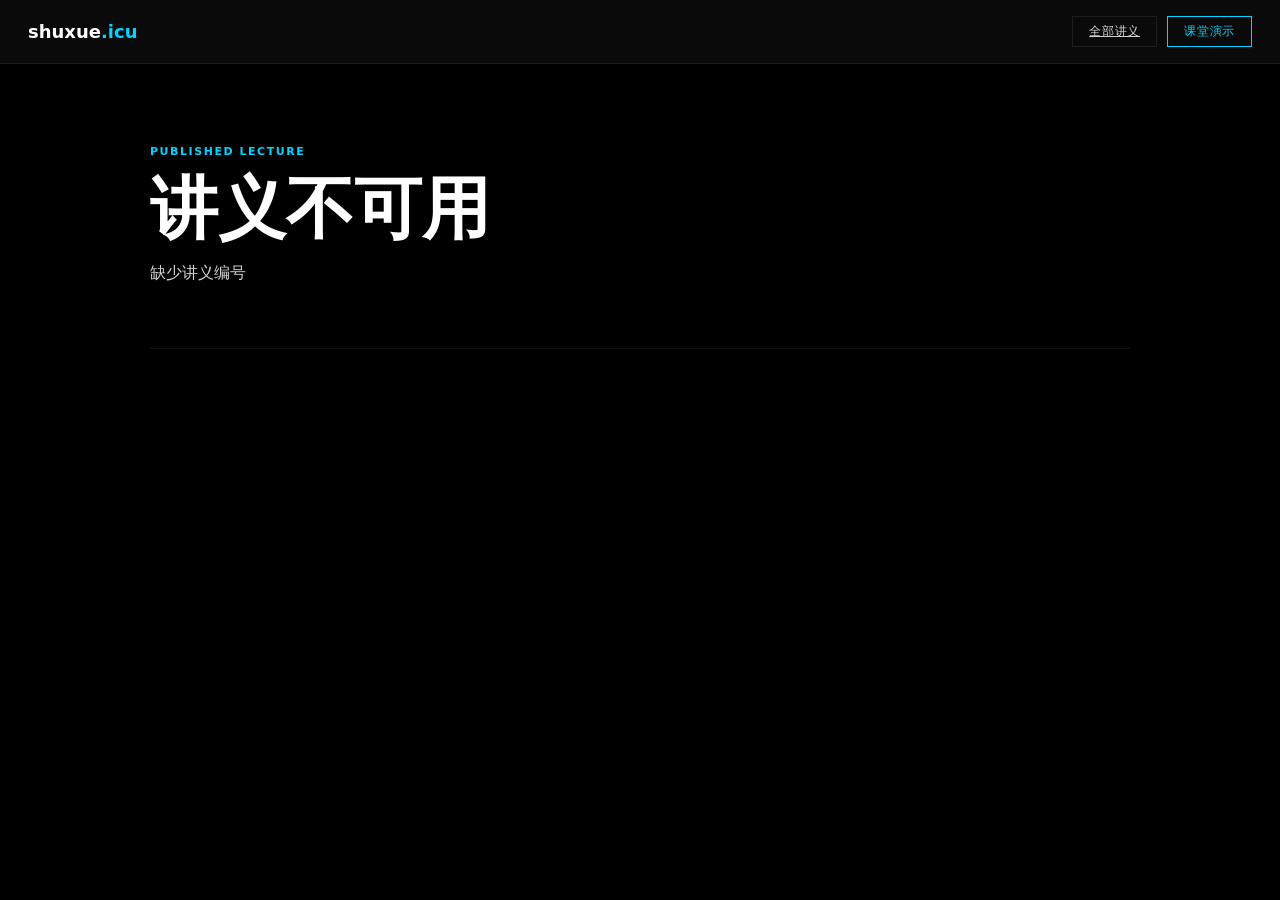
<file: website/lecture.html>
<!DOCTYPE html>
<html lang="zh-CN">
<head>
  <meta charset="UTF-8">
  <meta name="viewport" content="width=device-width, initial-scale=1.0">
  <title>讲义 · shuxue.icu</title>
  <link rel="stylesheet" href="vendor/katex.min.css">
  <link rel="stylesheet" href="css/style.css?v=20260724-prep-1">
  <link rel="stylesheet" href="css/lecture.css?v=20260724-prep-1">
  <script src="vendor/katex.min.js"></script>
</head>
<body class="lecture-page">
  <header class="lecture-site-header">
    <a class="lecture-brand" href="index.html">shuxue<span>.icu</span></a>
    <div class="lecture-header-links">
      <a class="btn-ghost" href="lectures.html">全部讲义</a>
      <button id="class-mode-button" class="btn-accent" type="button" disabled>课堂演示</button>
    </div>
  </header>
  <main class="lecture-shell">
    <section class="lecture-hero">
      <p id="lecture-course" class="lecture-eyebrow">PUBLISHED LECTURE</p>
      <h1 id="lecture-title">正在加载讲义…</h1>
      <p id="lecture-summary" class="lecture-summary"></p>
      <p id="lecture-meta" class="lecture-meta"></p>
    </section>
    <div id="lecture-document" class="lecture-document" aria-live="polite"></div>
  </main>

  <section id="lecture-stage" class="lecture-stage" hidden aria-label="课堂演示模式">
    <header class="lecture-stage-header">
      <strong id="stage-title">课堂演示</strong>
      <button id="stage-close" class="btn-ghost" type="button">退出演示</button>
    </header>
    <div id="stage-content" class="lecture-stage-content"></div>
    <footer class="lecture-stage-footer">
      <span id="stage-progress" class="lecture-stage-progress"></span>
      <div>
        <button id="stage-prev" class="btn-ghost" type="button">上一页</button>
        <button id="stage-reveal" class="btn-ghost" type="button">显示解答</button>
        <button id="stage-next" class="btn-accent" type="button">下一页</button>
      </div>
    </footer>
  </section>

  <script src="js/themes.js?v=20260724-prep-1"></script>
  <script src="js/lecture-renderer.js?v=20260724-prep-1"></script>
  <script src="js/lecture.js?v=20260724-prep-1"></script>
</body>
</html>
</file>
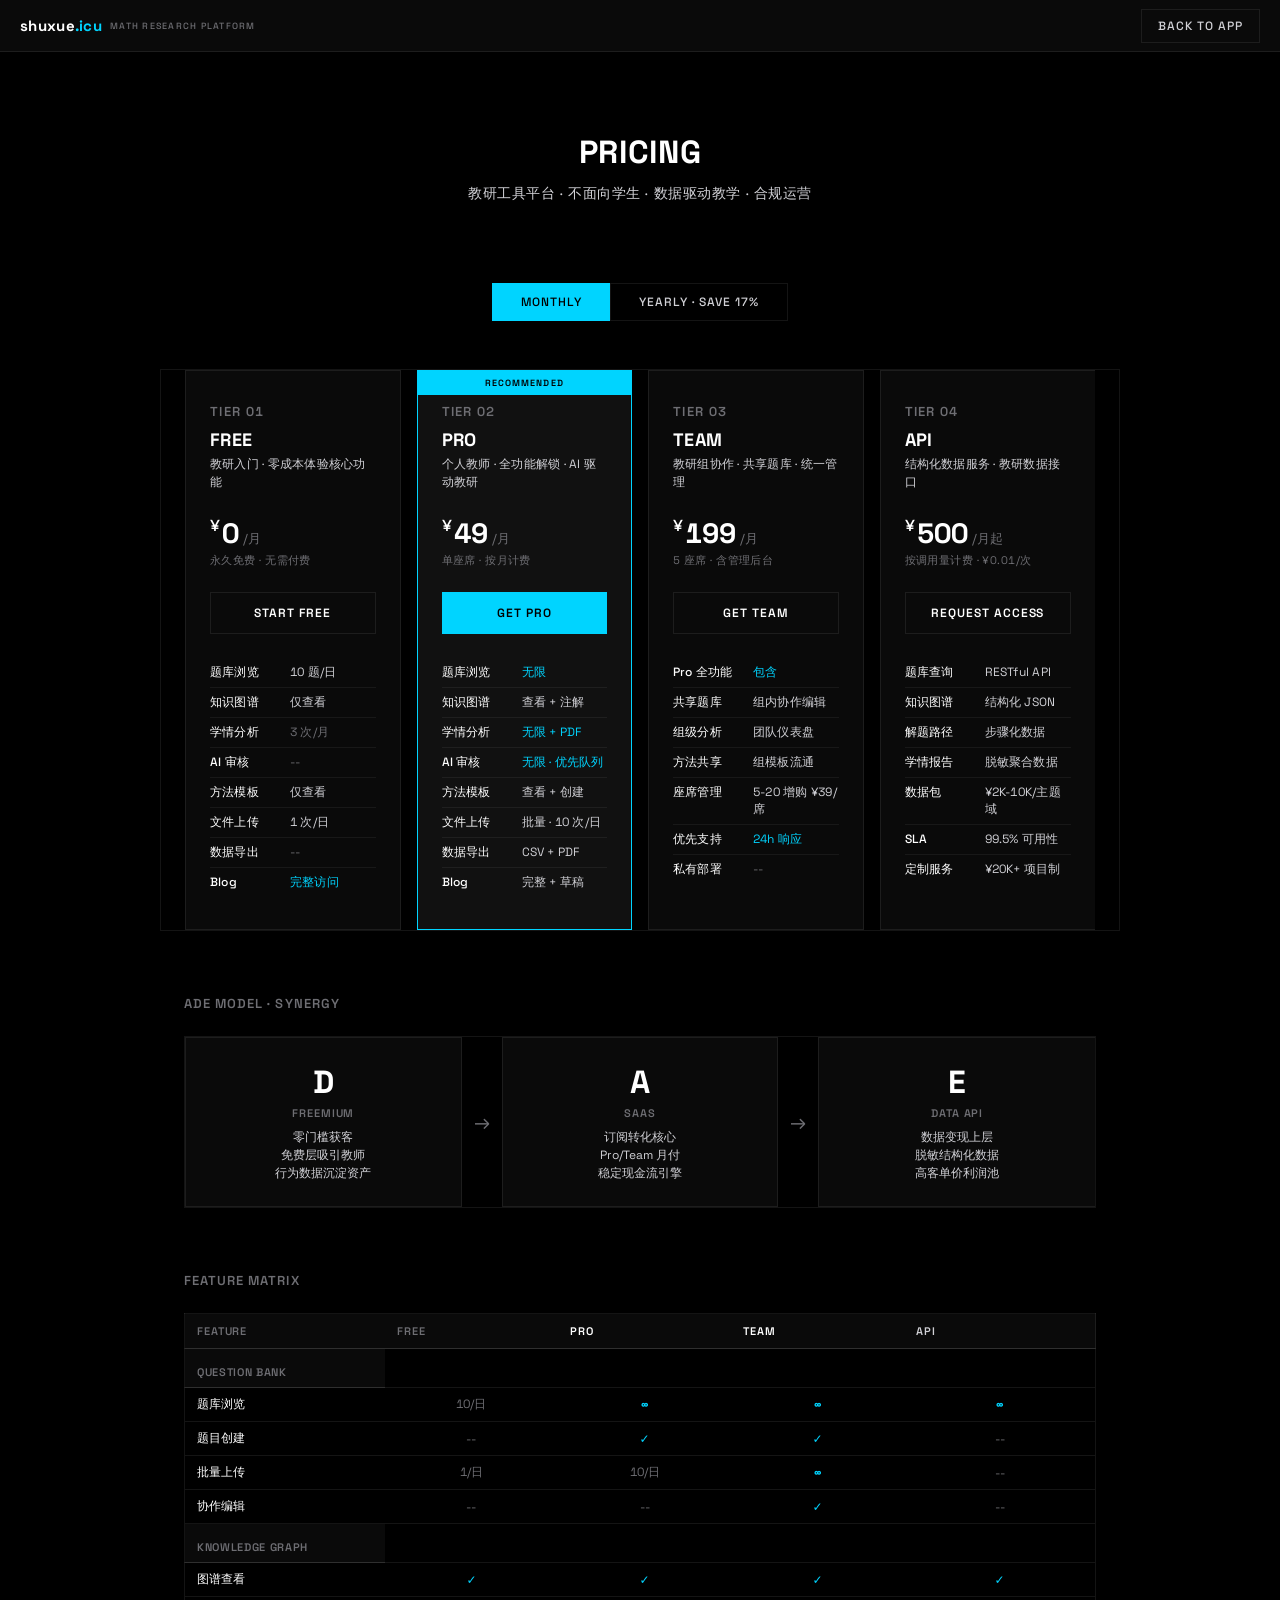
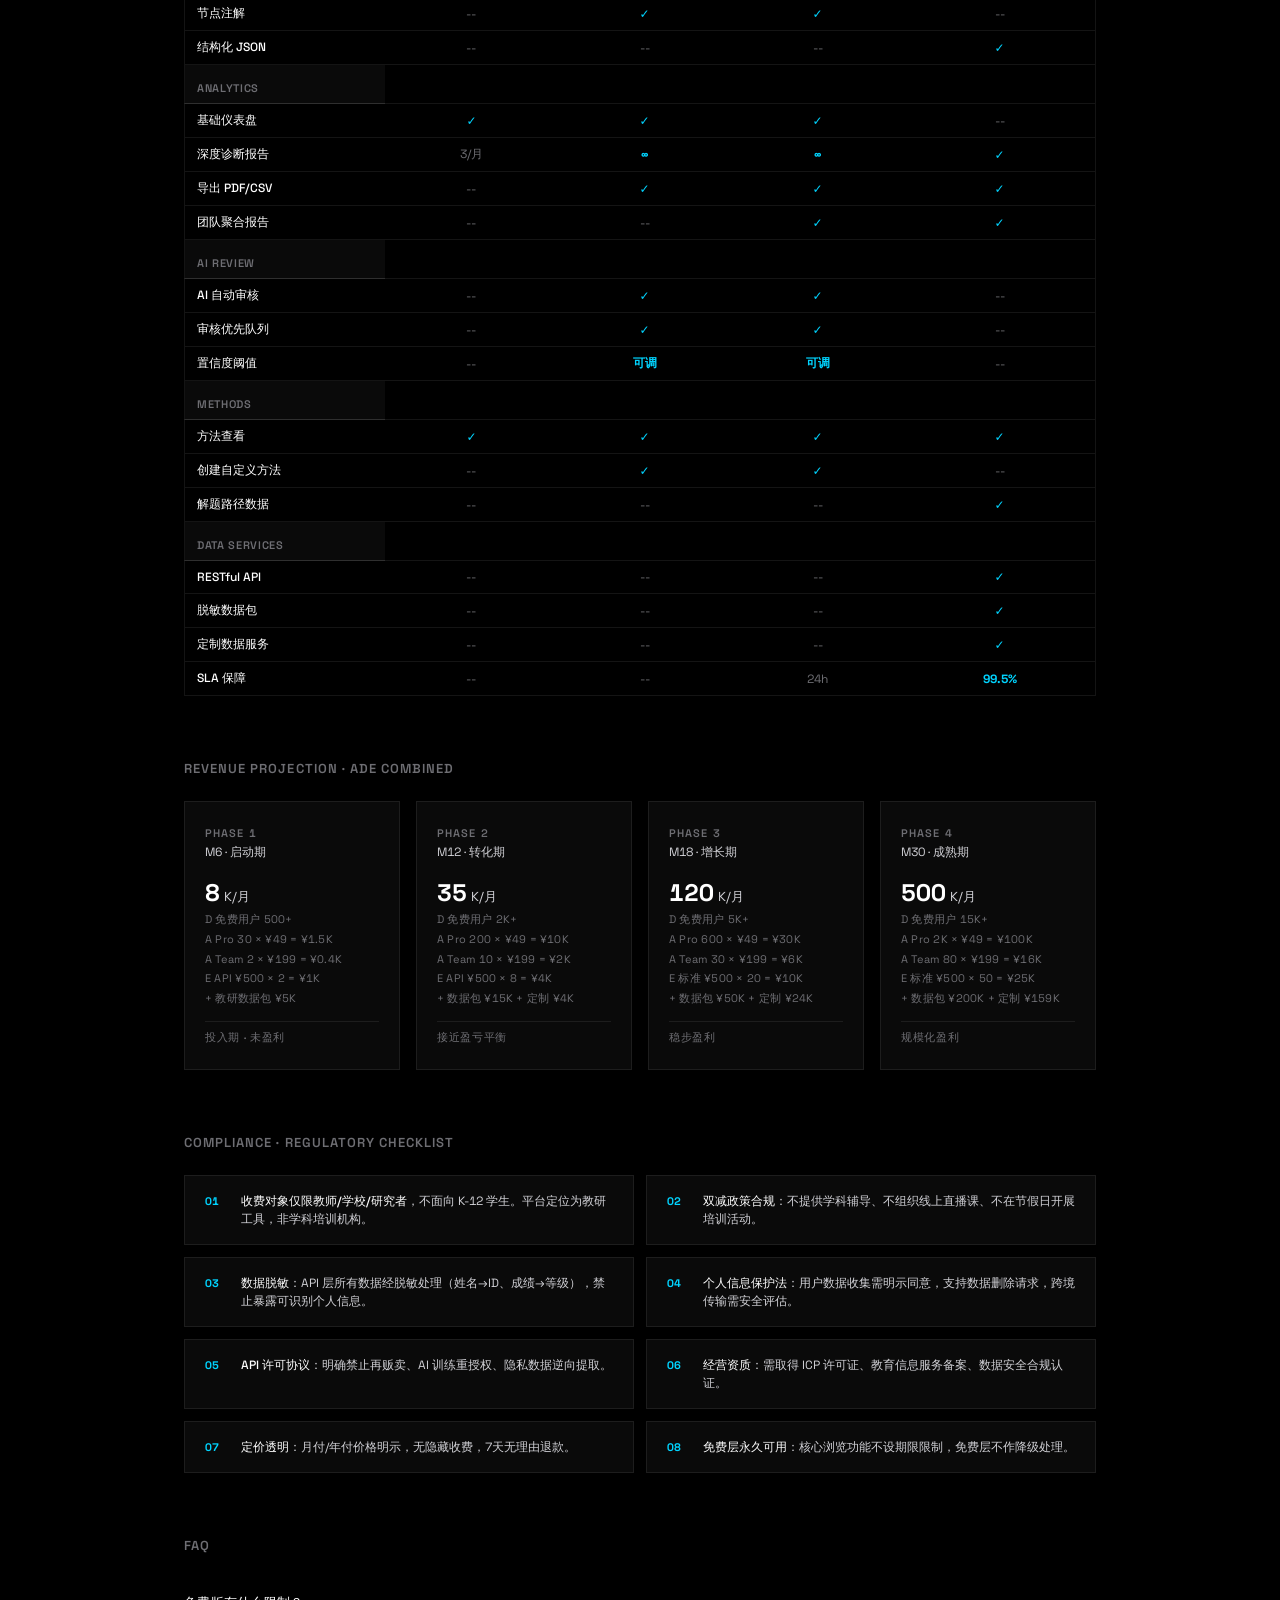
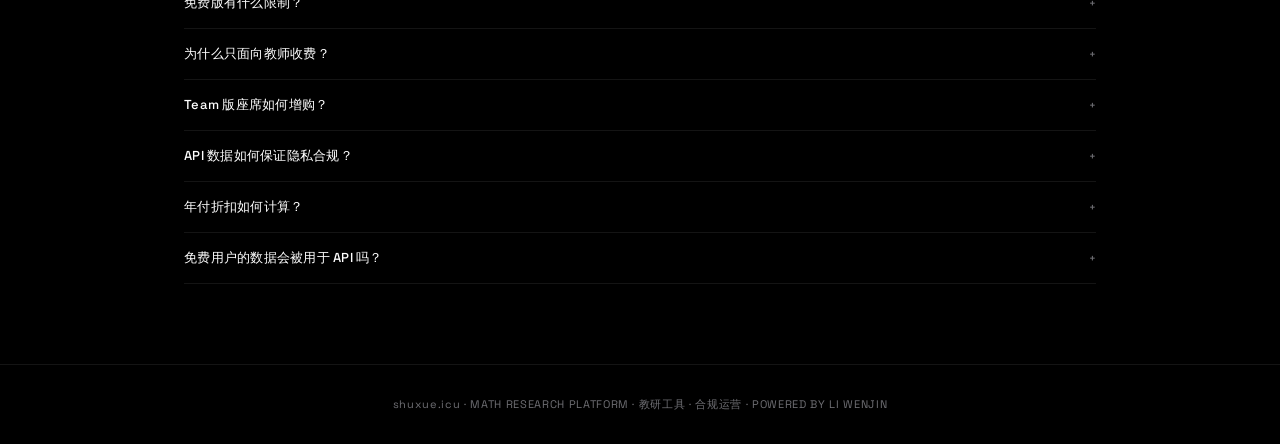
<file: website/pricing.html>
<!DOCTYPE html>
<html lang="zh-CN">
<head>
<meta charset="UTF-8">
<meta name="viewport" content="width=device-width,initial-scale=1.0">
<title>PRICING · shuxue.icu</title>
<link rel="preconnect" href="https://fonts.googleapis.com">
<link rel="preconnect" href="https://fonts.gstatic.com" crossorigin>
<link href="https://fonts.googleapis.com/css2?family=Space+Grotesk:wght@300;400;500;600;700&display=swap" rel="stylesheet">
<link rel="stylesheet" href="css/style.css?v=20260723-1">
<style>
/* --- Pricing Page Specific Styles --- */
.pricing-hero {
  text-align: center;
  padding: 80px 24px 48px;
}
.pricing-hero h2 {
  font-family: var(--font-display);
  font-size: 32px;
  font-weight: 700;
  letter-spacing: .02em;
  color: var(--tx-1);
  margin-bottom: 12px;
}
.pricing-hero p {
  font-family: var(--font-body);
  font-size: 14px;
  color: var(--tx-2);
  letter-spacing: .04em;
  max-width: 480px;
  margin: 0 auto;
}

/* --- Tier Tabs (切换月付/年付) --- */
.tier-toggle {
  display: flex;
  justify-content: center;
  gap: 0;
  margin: 32px auto 0;
}
.tier-toggle button {
  font-family: var(--font-display);
  font-size: 12px;
  font-weight: 500;
  letter-spacing: .08em;
  padding: 10px 28px;
  border: 1px solid var(--line);
  background: transparent;
  color: var(--tx-2);
  cursor: pointer;
  transition: var(--transition);
}
.tier-toggle button.active {
  background: var(--accent);
  color: var(--bg-0);
  border-color: var(--accent);
}
.tier-toggle button:first-child { border-right: none; }

/* --- Pricing Cards Grid --- */
.pricing-grid {
  display: grid;
  grid-template-columns: repeat(4, 1fr);
  gap: 16px;
  max-width: 960px;
  margin: 48px auto 0;
  padding: 0 24px;
}
.pricing-card {
  background: var(--bg-1);
  border: 1px solid var(--line);
  padding: 32px 24px;
  position: relative;
  transition: var(--transition);
}
.pricing-card:hover {
  border-color: var(--line-strong);
  background: var(--bg-2);
}
.pricing-card.featured {
  border-color: var(--accent);
  background: var(--bg-2);
}
.pricing-card.featured::before {
  content: "RECOMMENDED";
  position: absolute;
  top: 0;
  left: 0;
  right: 0;
  font-family: var(--font-display);
  font-size: 9px;
  font-weight: 600;
  letter-spacing: .12em;
  color: var(--bg-0);
  background: var(--accent);
  text-align: center;
  padding: 6px 0;
}
.pricing-card .tier-name {
  font-family: var(--font-display);
  font-size: 13px;
  font-weight: 600;
  letter-spacing: .1em;
  color: var(--tx-3);
  margin-bottom: 8px;
}
.pricing-card .tier-label {
  font-family: var(--font-display);
  font-size: 18px;
  font-weight: 700;
  letter-spacing: .02em;
  color: var(--tx-1);
  margin-bottom: 4px;
}
.pricing-card .tier-desc {
  font-family: var(--font-body);
  font-size: 12px;
  color: var(--tx-2);
  letter-spacing: .02em;
  margin-bottom: 24px;
  line-height: 1.5;
}
.pricing-card .tier-price {
  font-family: var(--font-display);
  font-size: 28px;
  font-weight: 700;
  color: var(--tx-1);
  margin-bottom: 2px;
}
.pricing-card .tier-price .currency {
  font-size: 16px;
  font-weight: 500;
  vertical-align: top;
  margin-right: 2px;
}
.pricing-card .tier-price .period {
  font-size: 13px;
  font-weight: 400;
  color: var(--tx-3);
  margin-left: 4px;
}
.pricing-card .tier-unit {
  font-family: var(--font-display);
  font-size: 11px;
  color: var(--tx-3);
  letter-spacing: .04em;
  margin-bottom: 24px;
}
.pricing-card .tier-cta {
  display: block;
  width: 100%;
  font-family: var(--font-display);
  font-size: 12px;
  font-weight: 600;
  letter-spacing: .08em;
  padding: 12px 0;
  border: 1px solid var(--line);
  background: transparent;
  color: var(--tx-1);
  cursor: pointer;
  text-align: center;
  transition: var(--transition);
  margin-bottom: 24px;
}
.pricing-card .tier-cta:hover {
  background: var(--accent);
  color: var(--bg-0);
  border-color: var(--accent);
}
.pricing-card.featured .tier-cta {
  background: var(--accent);
  color: var(--bg-0);
  border-color: var(--accent);
}
.pricing-card.featured .tier-cta:hover {
  background: transparent;
  color: var(--tx-1);
  border-color: var(--accent);
}
.pricing-card .feature-list {
  list-style: none;
  padding: 0;
}
.pricing-card .feature-list li {
  font-family: var(--font-body);
  font-size: 12px;
  color: var(--tx-2);
  letter-spacing: .02em;
  padding: 6px 0;
  border-bottom: 1px solid var(--line-dash);
  display: flex;
  align-items: baseline;
  gap: 8px;
}
.pricing-card .feature-list li:last-child { border-bottom: none; }
.pricing-card .feature-list li .feat-key {
  font-weight: 500;
  color: var(--tx-1);
  min-width: 72px;
}
.pricing-card .feature-list li .feat-val {
  color: var(--tx-2);
}
.pricing-card .feature-list li .feat-val.limit {
  color: var(--tx-3);
}
.pricing-card .feature-list li .feat-val.unlimited {
  color: var(--accent);
}

/* --- Feature Matrix --- */
.matrix-section {
  max-width: 960px;
  margin: 64px auto 0;
  padding: 0 24px;
}
.matrix-section h3 {
  font-family: var(--font-display);
  font-size: 13px;
  font-weight: 600;
  letter-spacing: .08em;
  color: var(--tx-3);
  margin-bottom: 24px;
}
.matrix-table {
  width: 100%;
  border-collapse: collapse;
  font-family: var(--font-body);
  font-size: 12px;
}
.matrix-table th {
  font-family: var(--font-display);
  font-size: 11px;
  font-weight: 600;
  letter-spacing: .08em;
  color: var(--tx-3);
  padding: 10px 12px;
  border-bottom: 1px solid var(--line-strong);
  text-align: left;
}
.matrix-table th.col-free { color: var(--tx-3); }
.matrix-table th.col-pro { color: var(--tx-1); }
.matrix-table th.col-team { color: var(--tx-1); }
.matrix-table th.col-api { color: var(--tx-2); }
.matrix-table td {
  padding: 8px 12px;
  border-bottom: 1px solid var(--line);
  color: var(--tx-2);
}
.matrix-table td.cat {
  font-family: var(--font-display);
  font-size: 11px;
  font-weight: 600;
  letter-spacing: .06em;
  color: var(--tx-3);
  border-bottom: 1px solid var(--line-strong);
  padding-top: 16px;
}
.matrix-table td.row-label {
  color: var(--tx-1);
  font-weight: 500;
}
.matrix-table td.check {
  color: var(--accent);
  text-align: center;
  font-weight: 700;
}
.matrix-table td.no {
  color: var(--tx-3);
  text-align: center;
}
.matrix-table td.limit-val {
  color: var(--tx-3);
  text-align: center;
}

/* --- Revenue Projection --- */
.revenue-section {
  max-width: 960px;
  margin: 64px auto 0;
  padding: 0 24px;
}
.revenue-section h3 {
  font-family: var(--font-display);
  font-size: 13px;
  font-weight: 600;
  letter-spacing: .08em;
  color: var(--tx-3);
  margin-bottom: 24px;
}
.revenue-grid {
  display: grid;
  grid-template-columns: repeat(4, 1fr);
  gap: 16px;
}
.revenue-card {
  background: var(--bg-1);
  border: 1px solid var(--line);
  padding: 24px 20px;
}
.revenue-card .rev-phase {
  font-family: var(--font-display);
  font-size: 11px;
  font-weight: 600;
  letter-spacing: .1em;
  color: var(--tx-3);
  margin-bottom: 4px;
}
.revenue-card .rev-month {
  font-family: var(--font-display);
  font-size: 12px;
  color: var(--tx-2);
  margin-bottom: 16px;
}
.revenue-card .rev-num {
  font-family: var(--font-display);
  font-size: 24px;
  font-weight: 700;
  color: var(--tx-1);
  margin-bottom: 2px;
}
.revenue-card .rev-num .rev-unit {
  font-size: 13px;
  font-weight: 400;
  color: var(--tx-2);
  margin-left: 4px;
}
.revenue-card .rev-breakdown {
  font-family: var(--font-body);
  font-size: 11px;
  color: var(--tx-3);
  line-height: 1.8;
  letter-spacing: .02em;
}
.revenue-card .rev-status {
  font-family: var(--font-display);
  font-size: 11px;
  font-weight: 500;
  letter-spacing: .06em;
  color: var(--tx-3);
  margin-top: 12px;
  padding-top: 8px;
  border-top: 1px solid var(--line);
}

/* --- ADE Logic --- */
.ade-section {
  max-width: 960px;
  margin: 64px auto 0;
  padding: 0 24px;
}
.ade-section h3 {
  font-family: var(--font-display);
  font-size: 13px;
  font-weight: 600;
  letter-spacing: .08em;
  color: var(--tx-3);
  margin-bottom: 24px;
}
.ade-flow {
  display: grid;
  grid-template-columns: 1fr auto 1fr auto 1fr;
  gap: 0;
  align-items: center;
}
.ade-block {
  background: var(--bg-1);
  border: 1px solid var(--line);
  padding: 24px 20px;
  text-align: center;
}
.ade-block .ade-letter {
  font-family: var(--font-display);
  font-size: 32px;
  font-weight: 700;
  color: var(--tx-1);
  margin-bottom: 4px;
}
.ade-block .ade-name {
  font-family: var(--font-display);
  font-size: 11px;
  font-weight: 600;
  letter-spacing: .08em;
  color: var(--tx-3);
  margin-bottom: 8px;
}
.ade-block .ade-role {
  font-family: var(--font-body);
  font-size: 12px;
  color: var(--tx-2);
  line-height: 1.5;
}
.ade-arrow {
  font-family: var(--font-display);
  font-size: 20px;
  color: var(--tx-3);
  padding: 0 12px;
}

/* --- Compliance Checklist --- */
.compliance-section {
  max-width: 960px;
  margin: 64px auto 0;
  padding: 0 24px;
}
.compliance-section h3 {
  font-family: var(--font-display);
  font-size: 13px;
  font-weight: 600;
  letter-spacing: .08em;
  color: var(--tx-3);
  margin-bottom: 24px;
}
.compliance-list {
  display: grid;
  grid-template-columns: repeat(2, 1fr);
  gap: 12px;
}
.compliance-item {
  background: var(--bg-1);
  border: 1px solid var(--line);
  padding: 16px 20px;
  display: flex;
  align-items: baseline;
  gap: 12px;
}
.compliance-item .comp-icon {
  font-family: var(--font-display);
  font-size: 11px;
  font-weight: 700;
  letter-spacing: .04em;
  color: var(--accent);
  min-width: 24px;
}
.compliance-item .comp-text {
  font-family: var(--font-body);
  font-size: 12px;
  color: var(--tx-2);
  line-height: 1.5;
}
.compliance-item .comp-text strong {
  color: var(--tx-1);
  font-weight: 500;
}

/* --- FAQ --- */
.faq-section {
  max-width: 960px;
  margin: 64px auto 0;
  padding: 0 24px 80px;
}
.faq-section h3 {
  font-family: var(--font-display);
  font-size: 13px;
  font-weight: 600;
  letter-spacing: .08em;
  color: var(--tx-3);
  margin-bottom: 24px;
}
.faq-item {
  border-bottom: 1px solid var(--line);
  padding: 16px 0;
}
.faq-item .faq-q {
  font-family: var(--font-display);
  font-size: 13px;
  font-weight: 500;
  color: var(--tx-1);
  letter-spacing: .02em;
  cursor: pointer;
  display: flex;
  justify-content: space-between;
  align-items: center;
}
.faq-item .faq-q .faq-toggle {
  font-size: 11px;
  color: var(--tx-3);
  transition: var(--transition);
}
.faq-item.open .faq-q .faq-toggle { transform: rotate(45deg); }
.faq-item .faq-a {
  font-family: var(--font-body);
  font-size: 12px;
  color: var(--tx-2);
  line-height: 1.8;
  max-height: 0;
  overflow: hidden;
  transition: max-height .3s ease;
}
.faq-item.open .faq-a {
  max-height: 300px;
  margin-top: 12px;
}

/* --- Footer --- */
.pricing-footer {
  text-align: center;
  padding: 32px 24px;
  border-top: 1px solid var(--line);
}
.pricing-footer p {
  font-family: var(--font-display);
  font-size: 11px;
  color: var(--tx-3);
  letter-spacing: .06em;
}
</style>
</head>
<body>

<!-- Navbar -->
<nav class="navbar">
  <div class="nav-brand" aria-label="选择网站配色">
    <div class="nav-title">
      <h1>shuxue<span class="proto">.icu</span></h1>
    </div>
    <span class="nav-subtitle">MATH RESEARCH PLATFORM</span>
    <div class="brand-dropdown" id="brand-dropdown" aria-label="配色选项">
      <button class="brand-dropdown-item" data-theme="PKU" onclick="applyTheme('PKU')"><span class="brand-dropdown-dot" style="background:#B91C1C"></span><span>北大红 · PKU</span><span class="brand-dropdown-check">✓</span></button>
        <button class="brand-dropdown-item" data-theme="TSINGHUA" onclick="applyTheme('TSINGHUA')"><span class="brand-dropdown-dot" style="background:#7B2FA0"></span><span>清华紫 · TSINGHUA</span><span class="brand-dropdown-check">✓</span></button>
        <button class="brand-dropdown-item active" data-theme="CYAN" onclick="applyTheme('CYAN')"><span class="brand-dropdown-dot" style="background:#00d4ff"></span><span>赛博青 · CYAN</span><span class="brand-dropdown-check">✓</span></button>
    </div>
  </div>
  <a href="index.html" style="font-family:var(--font-display);font-size:12px;font-weight:500;letter-spacing:.08em;color:var(--tx-2);border:1px solid var(--line);padding:8px 16px;text-decoration:none;transition:var(--transition)">BACK TO APP</a>
</nav>

<!-- Hero -->
<section class="pricing-hero">
  <h2>PRICING</h2>
  <p>教研工具平台 · 不面向学生 · 数据驱动教学 · 合规运营</p>
</section>

<!-- Toggle -->
<div class="tier-toggle">
  <button class="active" onclick="switchBilling('monthly')">MONTHLY</button>
  <button onclick="switchBilling('yearly')">YEARLY · SAVE 17%</button>
</div>

<!-- Pricing Cards -->
<div class="pricing-grid">
  <!-- FREE -->
  <div class="pricing-card">
    <div class="tier-name">TIER 01</div>
    <div class="tier-label">FREE</div>
    <div class="tier-desc">教研入门 · 零成本体验核心功能</div>
    <div class="tier-price"><span class="currency">¥</span>0<span class="period">/月</span></div>
    <div class="tier-unit">永久免费 · 无需付费</div>
    <button class="tier-cta" onclick="showToast('免费版无需注册，直接使用')">START FREE</button>
    <ul class="feature-list">
      <li><span class="feat-key">题库浏览</span><span class="feat-val">10 题/日</span></li>
      <li><span class="feat-key">知识图谱</span><span class="feat-val">仅查看</span></li>
      <li><span class="feat-key">学情分析</span><span class="feat-val limit">3 次/月</span></li>
      <li><span class="feat-key">AI 审核</span><span class="feat-val limit">--</span></li>
      <li><span class="feat-key">方法模板</span><span class="feat-val">仅查看</span></li>
      <li><span class="feat-key">文件上传</span><span class="feat-val">1 次/日</span></li>
      <li><span class="feat-key">数据导出</span><span class="feat-val limit">--</span></li>
      <li><span class="feat-key">Blog</span><span class="feat-val unlimited">完整访问</span></li>
    </ul>
  </div>

  <!-- PRO (Featured) -->
  <div class="pricing-card featured">
    <div class="tier-name">TIER 02</div>
    <div class="tier-label">PRO</div>
    <div class="tier-desc">个人教师 · 全功能解锁 · AI 驱动教研</div>
    <div class="tier-price"><span class="currency">¥</span><span id="pro-price">49</span><span class="period" id="pro-period">/月</span></div>
    <div class="tier-unit" id="pro-unit">单座席 · 按月计费</div>
    <button class="tier-cta" onclick="showToast('Pro 版即将开放注册')">GET PRO</button>
    <ul class="feature-list">
      <li><span class="feat-key">题库浏览</span><span class="feat-val unlimited">无限</span></li>
      <li><span class="feat-key">知识图谱</span><span class="feat-val">查看 + 注解</span></li>
      <li><span class="feat-key">学情分析</span><span class="feat-val unlimited">无限 + PDF</span></li>
      <li><span class="feat-key">AI 审核</span><span class="feat-val unlimited">无限 · 优先队列</span></li>
      <li><span class="feat-key">方法模板</span><span class="feat-val">查看 + 创建</span></li>
      <li><span class="feat-key">文件上传</span><span class="feat-val">批量 · 10 次/日</span></li>
      <li><span class="feat-key">数据导出</span><span class="feat-val">CSV + PDF</span></li>
      <li><span class="feat-key">Blog</span><span class="feat-val">完整 + 草稿</span></li>
    </ul>
  </div>

  <!-- TEAM -->
  <div class="pricing-card">
    <div class="tier-name">TIER 03</div>
    <div class="tier-label">TEAM</div>
    <div class="tier-desc">教研组协作 · 共享题库 · 统一管理</div>
    <div class="tier-price"><span class="currency">¥</span><span id="team-price">199</span><span class="period" id="team-period">/月</span></div>
    <div class="tier-unit" id="team-unit">5 座席 · 含管理后台</div>
    <button class="tier-cta" onclick="showToast('Team 版即将开放注册')">GET TEAM</button>
    <ul class="feature-list">
      <li><span class="feat-key">Pro 全功能</span><span class="feat-val unlimited">包含</span></li>
      <li><span class="feat-key">共享题库</span><span class="feat-val">组内协作编辑</span></li>
      <li><span class="feat-key">组级分析</span><span class="feat-val">团队仪表盘</span></li>
      <li><span class="feat-key">方法共享</span><span class="feat-val">组模板流通</span></li>
      <li><span class="feat-key">座席管理</span><span class="feat-val">5-20 增购 ¥39/席</span></li>
      <li><span class="feat-key">优先支持</span><span class="feat-val unlimited">24h 响应</span></li>
      <li><span class="feat-key">私有部署</span><span class="feat-val limit">--</span></li>
    </ul>
  </div>

  <!-- API -->
  <div class="pricing-card">
    <div class="tier-name">TIER 04</div>
    <div class="tier-label">API</div>
    <div class="tier-desc">结构化数据服务 · 教研数据接口</div>
    <div class="tier-price"><span class="currency">¥</span>500<span class="period">/月起</span></div>
    <div class="tier-unit">按调用量计费 · ¥0.01/次</div>
    <button class="tier-cta" onclick="showToast('API 服务需申请审核')">REQUEST ACCESS</button>
    <ul class="feature-list">
      <li><span class="feat-key">题库查询</span><span class="feat-val">RESTful API</span></li>
      <li><span class="feat-key">知识图谱</span><span class="feat-val">结构化 JSON</span></li>
      <li><span class="feat-key">解题路径</span><span class="feat-val">步骤化数据</span></li>
      <li><span class="feat-key">学情报告</span><span class="feat-val">脱敏聚合数据</span></li>
      <li><span class="feat-key">数据包</span><span class="feat-val">¥2K-10K/主题域</span></li>
      <li><span class="feat-key">SLA</span><span class="feat-val">99.5% 可用性</span></li>
      <li><span class="feat-key">定制服务</span><span class="feat-val">¥20K+ 项目制</span></li>
    </ul>
  </div>
</div>

<!-- ADE Synergy -->
<section class="ade-section">
  <h3>ADE MODEL · SYNERGY</h3>
  <div class="ade-flow">
    <div class="ade-block">
      <div class="ade-letter">D</div>
      <div class="ade-name">FREEMIUM</div>
      <div class="ade-role">零门槛获客<br>免费层吸引教师<br>行为数据沉淀资产</div>
    </div>
    <div class="ade-arrow">→</div>
    <div class="ade-block">
      <div class="ade-letter">A</div>
      <div class="ade-name">SAAS</div>
      <div class="ade-role">订阅转化核心<br>Pro/Team 月付<br>稳定现金流引擎</div>
    </div>
    <div class="ade-arrow">→</div>
    <div class="ade-block">
      <div class="ade-letter">E</div>
      <div class="ade-name">DATA API</div>
      <div class="ade-role">数据变现上层<br>脱敏结构化数据<br>高客单价利润池</div>
    </div>
  </div>
</section>

<!-- Feature Matrix -->
<section class="matrix-section">
  <h3>FEATURE MATRIX</h3>
  <table class="matrix-table">
    <thead>
      <tr>
        <th style="width:22%">FEATURE</th>
        <th class="col-free" style="width:19%">FREE</th>
        <th class="col-pro" style="width:19%">PRO</th>
        <th class="col-team" style="width:19%">TEAM</th>
        <th class="col-api" style="width:21%">API</th>
      </tr>
    </thead>
    <tbody>
      <tr><td class="cat">QUESTION BANK</td><td></td><td></td><td></td><td></td></tr>
      <tr><td class="row-label">题库浏览</td><td class="limit-val">10/日</td><td class="check">∞</td><td class="check">∞</td><td class="check">∞</td></tr>
      <tr><td class="row-label">题目创建</td><td class="no">--</td><td class="check">✓</td><td class="check">✓</td><td class="no">--</td></tr>
      <tr><td class="row-label">批量上传</td><td class="limit-val">1/日</td><td class="limit-val">10/日</td><td class="check">∞</td><td class="no">--</td></tr>
      <tr><td class="row-label">协作编辑</td><td class="no">--</td><td class="no">--</td><td class="check">✓</td><td class="no">--</td></tr>

      <tr><td class="cat">KNOWLEDGE GRAPH</td><td></td><td></td><td></td><td></td></tr>
      <tr><td class="row-label">图谱查看</td><td class="check">✓</td><td class="check">✓</td><td class="check">✓</td><td class="check">✓</td></tr>
      <tr><td class="row-label">节点注解</td><td class="no">--</td><td class="check">✓</td><td class="check">✓</td><td class="no">--</td></tr>
      <tr><td class="row-label">结构化 JSON</td><td class="no">--</td><td class="no">--</td><td class="no">--</td><td class="check">✓</td></tr>

      <tr><td class="cat">ANALYTICS</td><td></td><td></td><td></td><td></td></tr>
      <tr><td class="row-label">基础仪表盘</td><td class="check">✓</td><td class="check">✓</td><td class="check">✓</td><td class="no">--</td></tr>
      <tr><td class="row-label">深度诊断报告</td><td class="limit-val">3/月</td><td class="check">∞</td><td class="check">∞</td><td class="check">✓</td></tr>
      <tr><td class="row-label">导出 PDF/CSV</td><td class="no">--</td><td class="check">✓</td><td class="check">✓</td><td class="check">✓</td></tr>
      <tr><td class="row-label">团队聚合报告</td><td class="no">--</td><td class="no">--</td><td class="check">✓</td><td class="check">✓</td></tr>

      <tr><td class="cat">AI REVIEW</td><td></td><td></td><td></td><td></td></tr>
      <tr><td class="row-label">AI 自动审核</td><td class="no">--</td><td class="check">✓</td><td class="check">✓</td><td class="no">--</td></tr>
      <tr><td class="row-label">审核优先队列</td><td class="no">--</td><td class="check">✓</td><td class="check">✓</td><td class="no">--</td></tr>
      <tr><td class="row-label">置信度阈值</td><td class="no">--</td><td class="check">可调</td><td class="check">可调</td><td class="no">--</td></tr>

      <tr><td class="cat">METHODS</td><td></td><td></td><td></td><td></td></tr>
      <tr><td class="row-label">方法查看</td><td class="check">✓</td><td class="check">✓</td><td class="check">✓</td><td class="check">✓</td></tr>
      <tr><td class="row-label">创建自定义方法</td><td class="no">--</td><td class="check">✓</td><td class="check">✓</td><td class="no">--</td></tr>
      <tr><td class="row-label">解题路径数据</td><td class="no">--</td><td class="no">--</td><td class="no">--</td><td class="check">✓</td></tr>

      <tr><td class="cat">DATA SERVICES</td><td></td><td></td><td></td><td></td></tr>
      <tr><td class="row-label">RESTful API</td><td class="no">--</td><td class="no">--</td><td class="no">--</td><td class="check">✓</td></tr>
      <tr><td class="row-label">脱敏数据包</td><td class="no">--</td><td class="no">--</td><td class="no">--</td><td class="check">✓</td></tr>
      <tr><td class="row-label">定制数据服务</td><td class="no">--</td><td class="no">--</td><td class="no">--</td><td class="check">✓</td></tr>
      <tr><td class="row-label">SLA 保障</td><td class="no">--</td><td class="no">--</td><td class="limit-val">24h</td><td class="check">99.5%</td></tr>
    </tbody>
  </table>
</section>

<!-- Revenue Projection -->
<section class="revenue-section">
  <h3>REVENUE PROJECTION · ADE COMBINED</h3>
  <div class="revenue-grid">
    <div class="revenue-card">
      <div class="rev-phase">PHASE 1</div>
      <div class="rev-month">M6 · 启动期</div>
      <div class="rev-num">8<span class="rev-unit">K/月</span></div>
      <div class="rev-breakdown">
        D 免费用户 500+<br>
        A Pro 30 × ¥49 = ¥1.5K<br>
        A Team 2 × ¥199 = ¥0.4K<br>
        E API ¥500 × 2 = ¥1K<br>
        + 教研数据包 ¥5K
      </div>
      <div class="rev-status">投入期 · 未盈利</div>
    </div>
    <div class="revenue-card">
      <div class="rev-phase">PHASE 2</div>
      <div class="rev-month">M12 · 转化期</div>
      <div class="rev-num">35<span class="rev-unit">K/月</span></div>
      <div class="rev-breakdown">
        D 免费用户 2K+<br>
        A Pro 200 × ¥49 = ¥10K<br>
        A Team 10 × ¥199 = ¥2K<br>
        E API ¥500 × 8 = ¥4K<br>
        + 数据包 ¥15K + 定制 ¥4K
      </div>
      <div class="rev-status">接近盈亏平衡</div>
    </div>
    <div class="revenue-card">
      <div class="rev-phase">PHASE 3</div>
      <div class="rev-month">M18 · 增长期</div>
      <div class="rev-num">120<span class="rev-unit">K/月</span></div>
      <div class="rev-breakdown">
        D 免费用户 5K+<br>
        A Pro 600 × ¥49 = ¥30K<br>
        A Team 30 × ¥199 = ¥6K<br>
        E 标准 ¥500 × 20 = ¥10K<br>
        + 数据包 ¥50K + 定制 ¥24K
      </div>
      <div class="rev-status">稳步盈利</div>
    </div>
    <div class="revenue-card">
      <div class="rev-phase">PHASE 4</div>
      <div class="rev-month">M30 · 成熟期</div>
      <div class="rev-num">500<span class="rev-unit">K/月</span></div>
      <div class="rev-breakdown">
        D 免费用户 15K+<br>
        A Pro 2K × ¥49 = ¥100K<br>
        A Team 80 × ¥199 = ¥16K<br>
        E 标准 ¥500 × 50 = ¥25K<br>
        + 数据包 ¥200K + 定制 ¥159K
      </div>
      <div class="rev-status">规模化盈利</div>
    </div>
  </div>
</section>

<!-- Compliance -->
<section class="compliance-section">
  <h3>COMPLIANCE · REGULATORY CHECKLIST</h3>
  <div class="compliance-list">
    <div class="compliance-item">
      <span class="comp-icon">01</span>
      <span class="comp-text"><strong>收费对象仅限教师/学校/研究者</strong>，不面向 K-12 学生。平台定位为教研工具，非学科培训机构。</span>
    </div>
    <div class="compliance-item">
      <span class="comp-icon">02</span>
      <span class="comp-text"><strong>双减政策合规</strong>：不提供学科辅导、不组织线上直播课、不在节假日开展培训活动。</span>
    </div>
    <div class="compliance-item">
      <span class="comp-icon">03</span>
      <span class="comp-text"><strong>数据脱敏</strong>：API 层所有数据经脱敏处理（姓名→ID、成绩→等级），禁止暴露可识别个人信息。</span>
    </div>
    <div class="compliance-item">
      <span class="comp-icon">04</span>
      <span class="comp-text"><strong>个人信息保护法</strong>：用户数据收集需明示同意，支持数据删除请求，跨境传输需安全评估。</span>
    </div>
    <div class="compliance-item">
      <span class="comp-icon">05</span>
      <span class="comp-text"><strong>API 许可协议</strong>：明确禁止再贩卖、AI 训练重授权、隐私数据逆向提取。</span>
    </div>
    <div class="compliance-item">
      <span class="comp-icon">06</span>
      <span class="comp-text"><strong>经营资质</strong>：需取得 ICP 许可证、教育信息服务备案、数据安全合规认证。</span>
    </div>
    <div class="compliance-item">
      <span class="comp-icon">07</span>
      <span class="comp-text"><strong>定价透明</strong>：月付/年付价格明示，无隐藏收费，7天无理由退款。</span>
    </div>
    <div class="compliance-item">
      <span class="comp-icon">08</span>
      <span class="comp-text"><strong>免费层永久可用</strong>：核心浏览功能不设期限限制，免费层不作降级处理。</span>
    </div>
  </div>
</section>

<!-- FAQ -->
<section class="faq-section">
  <h3>FAQ</h3>
  <div class="faq-item" onclick="this.classList.toggle('open')">
    <div class="faq-q">免费版有什么限制？<span class="faq-toggle">+</span></div>
    <div class="faq-a">免费版可浏览题库（10题/日）、查看知识图谱、基础仪表盘、3次/月深度分析、Blog完整访问。核心浏览功能无期限限制。升级 Pro 可解锁无限使用和 AI 审核。</div>
  </div>
  <div class="faq-item" onclick="this.classList.toggle('open')">
    <div class="faq-q">为什么只面向教师收费？<span class="faq-toggle">+</span></div>
    <div class="faq-a">shuxue.icu 定位为教研工具平台，不是学科培训机构。双减政策禁止面向 K-12 学生的学科类收费培训。我们为教师提供备课、命题、学情分析工具，完全合规。</div>
  </div>
  <div class="faq-item" onclick="this.classList.toggle('open')">
    <div class="faq-q">Team 版座席如何增购？<span class="faq-toggle">+</span></div>
    <div class="faq-a">Team 版默认 5 座席。超出部分按 ¥39/座席/月增购，上限 20 座席。超过 20 座席建议联系商务定制 Enterprise 方案。</div>
  </div>
  <div class="faq-item" onclick="this.classList.toggle('open')">
    <div class="faq-q">API 数据如何保证隐私合规？<span class="faq-toggle">+</span></div>
    <div class="faq-a">所有 API 输出数据经三层脱敏：1) 学生姓名→匿名ID；2) 具体成绩→等级(A/B/C)；3) 班级信息→聚合统计。原始可识别数据不出库。API 许可协议禁止逆向提取和再授权。</div>
  </div>
  <div class="faq-item" onclick="this.classList.toggle('open')">
    <div class="faq-q">年付折扣如何计算？<span class="faq-toggle">+</span></div>
    <div class="faq-a">年付 = 月价 × 10（免2个月），相当于 17% 折扣。Pro 年付 ¥490（原 ¥588），Team 年付 ¥1990（原 ¥2388）。年付中途可退款（按已使用月份扣减）。</div>
  </div>
  <div class="faq-item" onclick="this.classList.toggle('open')">
    <div class="faq-q">免费用户的数据会被用于 API 吗？<span class="faq-toggle">+</span></div>
    <div class="faq-a">用户协议中明确告知：平台使用脱敏聚合数据（非个人可识别数据）构建教研数据资产。用户可选择退出数据贡献（设置中开启 Privacy Mode），退出后其数据不纳入 API 数据集。</div>
  </div>
</section>

<!-- Footer -->
<footer class="pricing-footer">
  <p>shuxue.icu · MATH RESEARCH PLATFORM · 教研工具 · 合规运营 · POWERED BY LI WENJIN</p>
</footer>

<script src="js/themes.js?v=20260723-1"></script>
<script>
function switchBilling(type) {
  const btns = document.querySelectorAll('.tier-toggle button');
  btns.forEach(b => b.classList.remove('active'));
  if (type === 'monthly') {
    btns[0].classList.add('active');
    document.getElementById('pro-price').textContent = '49';
    document.getElementById('pro-period').textContent = '/月';
    document.getElementById('pro-unit').textContent = '单座席 · 按月计费';
    document.getElementById('team-price').textContent = '199';
    document.getElementById('team-period').textContent = '/月';
    document.getElementById('team-unit').textContent = '5 座席 · 含管理后台';
  } else {
    btns[1].classList.add('active');
    document.getElementById('pro-price').textContent = '490';
    document.getElementById('pro-period').textContent = '/年';
    document.getElementById('pro-unit').textContent = '年付省 ¥98 · 相当 17% OFF';
    document.getElementById('team-price').textContent = '1,990';
    document.getElementById('team-period').textContent = '/年';
    document.getElementById('team-unit').textContent = '年付省 ¥398 · 相当 17% OFF';
  }
}

function showToast(msg) {
  const t = document.createElement('div');
  t.style.cssText = 'position:fixed;top:60px;left:50%;transform:translateX(-50%);font-family:var(--font-display);font-size:12px;font-weight:500;letter-spacing:.06em;color:var(--bg-0);background:var(--accent);padding:10px 24px;z-index:999;transition:opacity .3s';
  t.textContent = msg;
  document.body.appendChild(t);
  setTimeout(() => { t.style.opacity = '0'; setTimeout(() => t.remove(), 300); }, 2500);
}
</script>
</body>
</html>
</file>
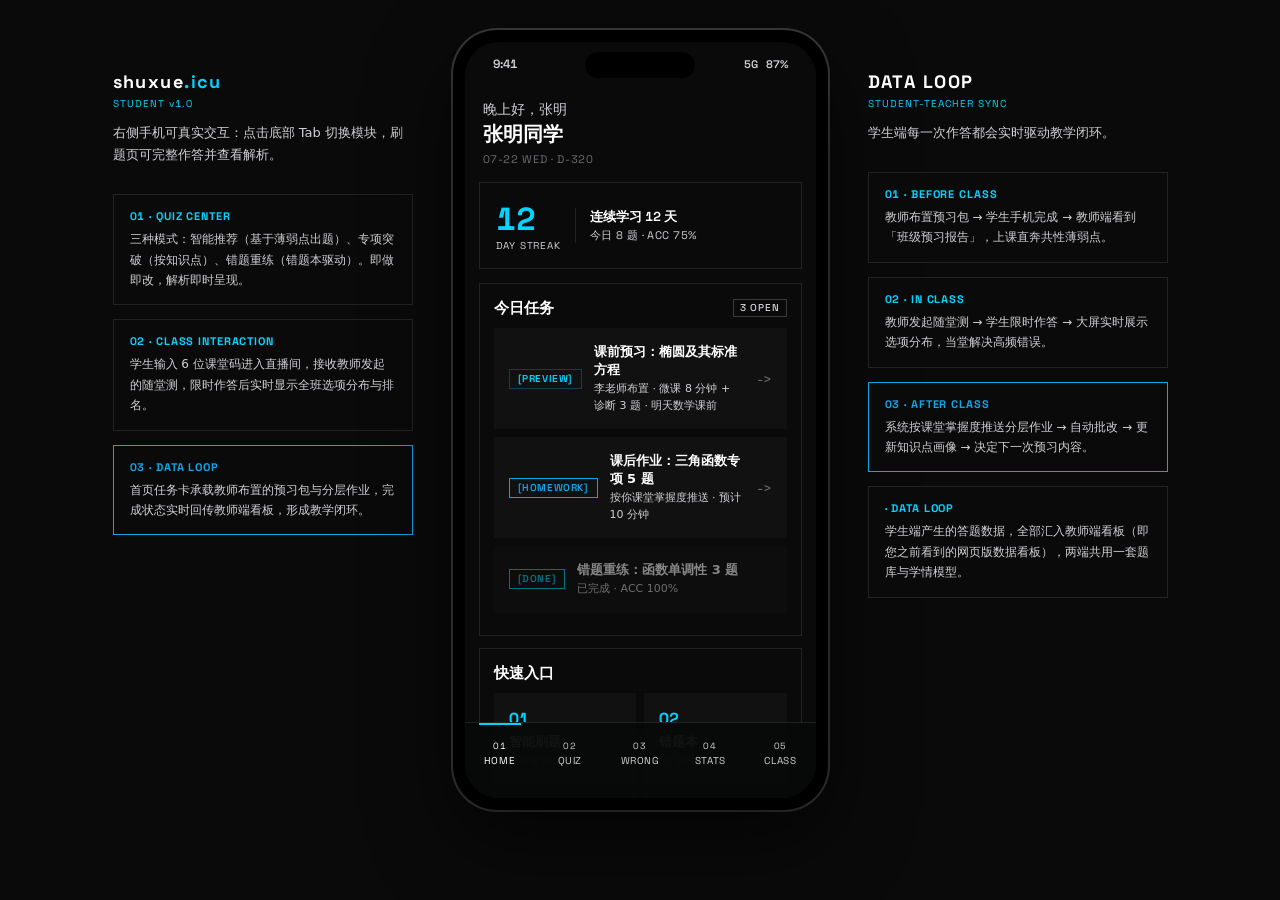
<file: website/student.html>
<!DOCTYPE html>
<html lang="zh-CN">
<head>
<meta charset="UTF-8">
<meta name="viewport" content="width=device-width, initial-scale=1.0">
<title>shuxue.icu · STUDENT</title>
<link rel="stylesheet" href="vendor/katex.min.css">
<link rel="preconnect" href="https://fonts.googleapis.com">
<link rel="preconnect" href="https://fonts.gstatic.com" crossorigin>
<link href="https://fonts.googleapis.com/css2?family=Space+Grotesk:wght@300;400;500;600;700&display=swap" rel="stylesheet">
<script src="vendor/katex.min.js"></script>
<style>
:root {
  --bg-0: #0a0a0a;
  --bg-1: #0a0a0a;
  --bg-2: #111111;
  --bg-3: #1a1a1a;
  --tx-1: #ffffff;
  --tx-2: #d1d1d6;
  --tx-3: #6e6e73;
  --accent: #00d4ff;
  --accent-dim: rgba(0,212,255,.08);
  --accent-line: rgba(0,212,255,.25);
  --err: #ff453a;
  --warn: #0ea5e9;
  --line: rgba(255,255,255,.10);
  --line-strong: rgba(255,255,255,.20);
  --line-dash: rgba(255,255,255,.08);
  --font-display: "Space Grotesk","Inter",system-ui,sans-serif;
  --font-body: "Space Grotesk","Inter","PingFang SC","Microsoft YaHei",system-ui,sans-serif;
  --font-sans: "PingFang SC","Microsoft YaHei","Noto Sans SC",system-ui,sans-serif;
}
* { margin:0; padding:0; box-sizing:border-box; -webkit-tap-highlight-color:transparent; font-variant-numeric: tabular-nums; }
body {
  font-family: var(--font-sans);
  background: var(--bg-0);
  min-height: 100vh;
  display: flex;
  justify-content: center;
  align-items: flex-start;
  gap: 40px;
  padding: 30px 20px;
  color: var(--tx-1);
}

/* ===== 左侧说明 ===== */
.prototype-side { max-width: 300px; padding-top: 40px; }
.prototype-side h1 { font-family: var(--font-body); font-size: 18px; font-weight: 700; letter-spacing: 0.08em; margin-bottom: 4px; }
.side-brand-wrap { position: relative; cursor: pointer; }
/* hover bridge — transparent zone below so mouse can reach dropdown without losing hover */
.side-brand-wrap::after {
  content: '';
  position: absolute;
  left: 0; right: 0;
  top: 100%;
  height: 30px;
}
.side-brand { cursor: pointer; }
.side-brand .proto { color: var(--accent); } /* the .icu */
.side-brand-dropdown {
  position: absolute; top: 100%; left: 0; z-index: 200;
  background: var(--bg-2); border: 1px solid var(--line-strong);
  padding: 6px 0; min-width: 160px;
  opacity: 0; visibility: hidden; transform: translateY(-4px);
  transition: opacity .2s, visibility .2s, transform .2s;
}
.side-brand-wrap:hover .side-brand-dropdown {
  opacity: 1; visibility: visible; transform: translateY(0);
}
/* JS-controlled open state (primary mechanism) */
.side-brand-dropdown.open {
  opacity: 1; visibility: visible; transform: translateY(0);
}
.brand-dropdown-item {
  display: flex; align-items: center; gap: 8px;
  padding: 10px 14px; cursor: pointer; border: none; background: transparent;
  font-family: var(--font-body); font-size: 12px; font-weight: 500;
  letter-spacing: .06em; color: #d1d1d6; width: 100%; text-align: left;
  transition: color .15s, background .15s;
}
.brand-dropdown-item:hover { background: var(--bg-3); color: #ffffff; }
.brand-dropdown-item.active { color: #ffffff; }
.brand-dropdown-dot { width: 10px; height: 10px; border-radius: 0; flex-shrink: 0; }
.brand-dropdown-check { display: none; font-size: 10px; margin-left: 4px; color: var(--accent); }
.brand-dropdown-item.active .brand-dropdown-check { display: inline; }
.prototype-side .brand { font-family: var(--font-display); font-size: 10px; color: var(--accent); letter-spacing: 0.1em; margin-bottom: 12px; }
.prototype-side .sub { font-size: 13px; color: var(--tx-2); margin-bottom: 28px; line-height: 1.7; }
.side-note {
  background: var(--bg-1); border: 1px solid var(--line); padding: 14px 16px; margin-bottom: 14px;
}
.side-note h4 { font-family: var(--font-display); font-size: 11px; color: var(--accent); margin-bottom: 6px; letter-spacing: 0.08em; }
.side-note p { font-size: 12px; color: var(--tx-2); line-height: 1.7; }
.side-note.warn { border-color: var(--warn); }
.side-note.warn h4 { color: var(--warn); }

/* ===== 手机外壳（保留圆角——硬件模拟） ===== */
.phone {
  width: 375px; height: 780px; background: #000;
  border-radius: 44px; padding: 12px;
  box-shadow: 0 30px 80px rgba(0,0,0,0.6), 0 0 0 2px var(--line-strong);
  flex-shrink: 0;
}
.screen {
  width: 100%; height: 100%; background: var(--bg-0);
  border-radius: 34px; overflow: hidden;
  position: relative; display: flex; flex-direction: column;
}
.notch {
  position: absolute; top: 10px; left: 50%; transform: translateX(-50%);
  width: 110px; height: 26px; background: #000; border-radius: 16px; z-index: 50;
}
.statusbar {
  height: 44px; display: flex; justify-content: space-between; align-items: center;
  padding: 0 28px; font-family: var(--font-display); font-size: 12px; font-weight: 600; flex-shrink: 0;
  color: var(--tx-2);
}
.statusbar .icons { display: flex; gap: 8px; align-items: center; font-family: var(--font-display); font-size: 11px; }

/* ===== 页面容器 ===== */
.pages { flex: 1; overflow: hidden; position: relative; }
.m-page {
  position: absolute; inset: 0; overflow-y: auto;
  padding: 8px 14px 90px; display: none;
}
.m-page.active { display: block; animation: fadeIn 0.15s ease; }
@keyframes fadeIn { from { opacity:0; } to { opacity:1; } }
.m-page::-webkit-scrollbar { display: none; }

/* ===== 底部Tab ===== */
.tabbar {
  position: absolute; bottom: 0; left: 0; right: 0; height: 76px;
  background: rgba(7,10,8,0.96); border-top: 1px solid var(--line);
  display: flex; z-index: 40; padding-bottom: 14px;
}
.tab-item {
  flex: 1; display: flex; flex-direction: column; align-items: center; justify-content: center;
  gap: 2px; cursor: pointer; color: #d1d1d6; transition: color 0.15s; /* bright gray — independent of theme */
  position: relative;
}
.tab-item .tn { font-family: var(--font-display); font-size: 9px; letter-spacing: 0.08em; }
.tab-item .tt { font-family: var(--font-display); font-size: 10px; letter-spacing: 0.06em; text-transform: uppercase; }
.tab-item.active { color: #ffffff; }
.tab-item.active::before {
  content: ''; position: absolute; top: 0; left: 20%; right: 20%;
  height: 2px; background: var(--accent);
}

/* ===== 通用组件 ===== */
.m-card { background: var(--bg-1); border: 1px solid var(--line); padding: 14px; margin-bottom: 12px; }
.m-title {
  font-family: var(--font-body); font-size: 15px; font-weight: 600;
  margin-bottom: 10px; display: flex; align-items: center; justify-content: space-between;
}
.m-title .more { font-family: var(--font-display); font-size: 11px; color: var(--tx-3); font-weight: 400; letter-spacing: 0.08em; }

/* 统一徽章 */
.tag {
  font: 500 10px/1 var(--font-display); text-transform: uppercase; letter-spacing: .08em;
  padding: 3px 6px; border: 1px solid var(--line-strong); color: var(--tx-2);
  display: inline-block;
}
.tag.ok  { color: var(--accent); border-color: var(--accent-line); }
.tag.err { color: var(--err);    border-color: var(--err); }
.tag.warn{ color: var(--warn);   border-color: var(--warn); }

/* ===== 首页 ===== */
.home-hero { padding: 6px 4px 16px; }
.home-hero .hi { font-family: var(--font-body); font-size: 14px; color: var(--tx-2); }
.home-hero .name { font-family: var(--font-body); font-size: 20px; font-weight: 700; margin-top: 2px; }
.home-hero .date { font-family: var(--font-display); font-size: 11px; color: var(--tx-3); margin-top: 4px; letter-spacing: 0.06em; }

.streak-card {
  background: var(--bg-1); border: 1px solid var(--line); padding: 16px; margin-bottom: 14px;
  display: flex; align-items: center; gap: 14px;
}
.streak-num { font-family: var(--font-display); font-size: 32px; font-weight: 800; color: var(--accent); }
.streak-label { font-family: var(--font-display); font-size: 10px; color: var(--tx-2); letter-spacing: 0.08em; }
.streak-info { flex: 1; border-left: 1px solid var(--line); padding-left: 14px; }
.streak-info .t1 { font-family: var(--font-body); font-size: 13px; font-weight: 600; }
.streak-info .t2 { font-family: var(--font-display); font-size: 11px; color: var(--tx-2); margin-top: 2px; letter-spacing: 0.04em; }

.task-item {
  display: flex; align-items: center; gap: 12px;
  padding: 14px; background: var(--bg-2);
  margin-bottom: 8px; cursor: pointer;
  border: 1px solid transparent; transition: background 0.15s; min-height: 56px;
}
.task-item:active { background: var(--bg-3); }
.task-item.done { opacity: 0.5; }
.task-badge {
  font: 600 10px/1 var(--font-display); letter-spacing: 0.06em;
  padding: 4px 8px; border: 1px solid var(--line-strong);
  color: var(--tx-2); white-space: nowrap;
}
.task-badge.preview { color: var(--accent); border-color: var(--accent-line); }
.task-badge.homework { color: var(--warn); border-color: var(--warn); }
.task-badge.review { color: var(--accent); border-color: var(--accent-line); }
.task-badge.done { color: var(--accent); border-color: var(--accent); }
.task-info { flex: 1; }
.task-info .tt { font-size: 13px; font-weight: 600; }
.task-info .td { font-size: 11px; color: var(--tx-2); margin-top: 2px; line-height: 1.5; }
.task-arrow { font-family: var(--font-display); color: var(--tx-3); font-size: 14px; }

.quick-grid { display: grid; grid-template-columns: 1fr 1fr; gap: 8px; }
.quick-item {
  background: var(--bg-2); padding: 14px;
  cursor: pointer; transition: background 0.15s; border: 1px solid transparent; min-height: 72px;
}
.quick-item:active { background: var(--bg-3); border-color: var(--accent-line); }
.quick-item .qn { font-family: var(--font-display); font-size: 16px; font-weight: 700; color: var(--accent); margin-bottom: 4px; }
.quick-item .qt { font-family: var(--font-body); font-size: 13px; font-weight: 600; }
.quick-item .qd { font-family: var(--font-display); font-size: 10px; color: var(--tx-3); margin-top: 3px; letter-spacing: 0.04em; }

/* ===== 刷题模式 ===== */
.mode-banner {
  padding: 16px; margin-bottom: 10px; cursor: pointer;
  position: relative; overflow: hidden; transition: background 0.15s;
  border: 1px solid var(--line); border-left: 2px solid var(--accent);
  background: var(--bg-1);
}
.mode-banner:active { background: var(--accent-dim); }
.mode-banner .mn { font-family: var(--font-display); font-size: 10px; color: var(--accent); letter-spacing: 0.06em; }
.mode-banner .mt { font-family: var(--font-body); font-size: 15px; font-weight: 700; margin-top: 4px; }
.mode-banner .md { font-size: 11px; color: var(--tx-2); margin-top: 6px; line-height: 1.6; }
.mode-tag {
  font: 500 10px/1 var(--font-display); letter-spacing: 0.06em;
  padding: 3px 6px; border: 1px solid var(--line-strong);
  color: var(--tx-3); display: inline-block; margin-top: 8px;
}

/* ===== 答题界面 ===== */
.quiz-top { display: flex; justify-content: space-between; align-items: center; margin-bottom: 12px; }
.quiz-progress { flex: 1; height: 2px; background: var(--bg-3); margin: 0 12px; overflow: hidden; }
.quiz-progress .qp { height: 100%; background: var(--accent); transition: width 0.3s; }
.quiz-count { font-family: var(--font-display); font-size: 12px; color: var(--tx-2); white-space: nowrap; }
.quiz-timer { font-family: var(--font-display); font-size: 12px; color: var(--warn); font-weight: 600; white-space: nowrap; letter-spacing: 0.04em; }
.q-card { background: var(--bg-1); border: 1px solid var(--line); padding: 18px; margin-bottom: 14px; }
.q-meta { display: flex; gap: 6px; margin-bottom: 12px; flex-wrap: wrap; }
.q-stem { font-family: var(--font-sans); font-size: 15px; line-height: 1.9; }
.opt {
  display: flex; align-items: center; gap: 12px;
  background: var(--bg-2); border: 1px solid var(--line);
  padding: 14px; margin-bottom: 8px;
  cursor: pointer; transition: background 0.15s; font-size: 14px; min-height: 48px;
}
.opt:active { background: var(--bg-3); }
.opt .ol {
  width: 28px; height: 28px;
  border: 1px solid var(--line-strong);
  display: flex; align-items: center; justify-content: center;
  font-family: var(--font-display); font-size: 13px; font-weight: 600; flex-shrink: 0; color: var(--tx-2);
}
.opt.sel { border-color: var(--accent-line); background: var(--accent-dim); }
.opt.sel .ol { background: var(--accent); border-color: var(--accent); color: var(--bg-0); }
.opt.right { border-color: var(--accent); background: var(--accent-dim); }
.opt.right .ol { background: var(--accent); border-color: var(--accent); color: var(--bg-0); }
.opt.right .ol::after { content: ''; }
.opt.wrong { border-color: var(--err); background: rgba(255,77,94,0.08); }
.opt.wrong .ol { background: var(--err); border-color: var(--err); color: #fff; }
.opt.disabled { pointer-events: none; }
.opt .pass-fail { font-family: var(--font-display); font-size: 10px; letter-spacing: 0.08em; margin-left: auto; }

.quiz-actions { display: flex; gap: 10px; margin-top: 6px; }
.btn {
  flex: 1; padding: 14px; border: 1px solid var(--line);
  font-family: var(--font-body); font-size: 15px; font-weight: 700; cursor: pointer; transition: background 0.15s;
  background: transparent;
}
.btn:active { background: var(--accent); color: var(--bg-0); }
.btn-primary { color: var(--accent); border-color: var(--accent-line); }
.btn-primary:disabled { color: var(--tx-3); border-color: var(--line); cursor: not-allowed; background: var(--bg-3); }
.btn-ghost { color: var(--tx-2); border-color: var(--line); }

.result-banner { padding: 14px 16px; margin-bottom: 14px; display: flex; gap: 12px; align-items: center; border: 1px solid var(--line); }
.result-banner.ok { border-left: 2px solid var(--accent); background: var(--accent-dim); }
.result-banner.no { border-left: 2px solid var(--err); background: rgba(255,77,94,0.06); }
.result-banner .rb-tag { font-family: var(--font-display); font-size: 12px; font-weight: 600; letter-spacing: 0.08em; }
.result-banner .rb-tag.ok { color: var(--accent); }
.result-banner .rb-tag.no { color: var(--err); }
.result-banner .rt { font-size: 15px; font-weight: 700; }
.result-banner .rt.ok { color: var(--accent); }
.result-banner .rt.no { color: var(--err); }
.result-banner .rd { font-size: 11px; color: var(--tx-2); margin-top: 2px; }

.analysis-card { background: var(--bg-1); border: 1px solid var(--line); border-top: 2px solid var(--accent-line); padding: 14px 16px; margin-bottom: 14px; }
.analysis-card .at { font-family: var(--font-display); font-size: 11px; color: var(--accent); font-weight: 600; letter-spacing: 0.08em; margin-bottom: 8px; }
.analysis-card .ac { font-family: var(--font-sans); font-size: 13px; line-height: 1.9; }
.kp-tag-row { display: flex; gap: 6px; flex-wrap: wrap; margin-top: 10px; }

/* ===== 错题本 ===== */
.mistake-stat { display: flex; gap: 8px; margin-bottom: 14px; }
.ms-box { flex: 1; background: var(--bg-1); border: 1px solid var(--line); padding: 14px 10px; text-align: center; }
.ms-box .v { font-family: var(--font-display); font-size: 22px; font-weight: 800; }
.ms-box .l { font-family: var(--font-display); font-size: 10px; color: var(--tx-3); margin-top: 4px; letter-spacing: 0.08em; }

.mistake-item { background: var(--bg-1); border: 1px solid var(--line); border-left: 2px solid var(--err); padding: 14px; margin-bottom: 10px; }
.mistake-item .mq { font-size: 13px; line-height: 1.7; margin: 8px 0; display: -webkit-box; -webkit-line-clamp: 2; -webkit-box-orient: vertical; overflow: hidden; }
.mistake-item .mm { display: flex; gap: 8px; align-items: center; }
.mistake-foot { display: flex; justify-content: space-between; align-items: center; margin-top: 10px; }
.mistake-foot .cnt { font-size: 11px; color: var(--err); }
.btn-mini {
  font: 600 11px/1 var(--font-display); letter-spacing: 0.06em;
  padding: 6px 14px; border: 1px solid var(--accent-line);
  background: transparent; color: var(--accent); cursor: pointer;
}

/* ===== 学情 ===== */
.report-hero { text-align: center; padding: 10px 0 18px; }
.report-hero .score {
  font-family: var(--font-display); font-size: 44px; font-weight: 800; color: var(--accent);
}
.report-hero .sl { font-family: var(--font-display); font-size: 12px; color: var(--tx-2); letter-spacing: 0.06em; }

.ring-row { display: flex; justify-content: space-around; margin-bottom: 6px; }
.ring-item { text-align: center; }
.ring { width: 64px; height: 64px; display: flex; align-items: center; justify-content: center; margin: 0 auto 6px; position: relative; }
.ring::before { content: ''; position: absolute; inset: 5px; background: var(--bg-1); }
.ring span { position: relative; font-family: var(--font-display); font-size: 13px; font-weight: 700; }
.ring-item .rl { font-family: var(--font-body); font-size: 10px; color: var(--tx-2); }

.mastery-row { display: flex; align-items: center; gap: 10px; margin-bottom: 12px; }
.mastery-row .mn { width: 84px; font-family: var(--font-body); font-size: 12px; flex-shrink: 0; }
.mastery-row .mb { flex: 1; height: 6px; background: var(--bg-3); overflow: hidden; }
.mastery-row .mf { height: 100%; }
.mastery-row .mv { width: 36px; font-family: var(--font-display); font-size: 12px; font-weight: 700; text-align: right; }

.weak-mini { background: var(--bg-2); padding: 12px 14px; margin-bottom: 10px; border-left: 2px solid; }
.weak-mini.p0 { border-left-color: var(--err); }
.weak-mini.p1 { border-left-color: var(--warn); }
.weak-mini .wn { font-family: var(--font-body); font-size: 13px; font-weight: 600; display: flex; justify-content: space-between; }
.weak-mini .wr { font-size: 11px; color: var(--tx-2); margin-top: 4px; line-height: 1.6; }

/* ===== 课堂 ===== */
.class-hero { text-align: center; padding: 20px 20px 16px; }
.class-hero .prompt { font-family: var(--font-display); font-size: 14px; color: var(--accent); letter-spacing: 0.04em; }
.class-hero .cd { font-size: 12px; color: var(--tx-2); margin-top: 10px; line-height: 1.7; }

.code-input { display: flex; gap: 8px; justify-content: center; margin: 24px 0; }
.code-digit {
  width: 42px; height: 52px; background: var(--bg-2);
  border: 1px solid var(--line);
  font-family: var(--font-display); font-size: 22px; font-weight: 700; color: var(--tx-1);
  text-align: center; outline: none;
}
.code-digit:focus { border-color: var(--accent); }

.live-status { display: flex; align-items: center; gap: 8px; justify-content: center; margin-bottom: 16px; }
.live-tag {
  font: 600 11px/1 var(--font-display); letter-spacing: 0.1em;
  padding: 3px 8px; border: 1px solid var(--accent-line);
  color: var(--accent);
}
.live-status span { font-family: var(--font-body); font-size: 12px; color: var(--accent); }

.rank-item { display: flex; align-items: center; gap: 10px; padding: 10px 12px; background: var(--bg-2); margin-bottom: 8px; border: 1px solid transparent; }
.rank-item.me { border: 1px solid var(--accent-line); background: var(--accent-dim); }
.rank-no {
  width: 24px; font-family: var(--font-display); font-size: 11px; font-weight: 700;
  color: var(--tx-3);
}
.rank-no.top { color: var(--accent); }
.rank-name { flex: 1; font-size: 13px; }
.rank-score { font-family: var(--font-display); font-size: 13px; font-weight: 700; color: var(--accent); }
.rank-me { font: 600 10px/1 var(--font-display); color: var(--accent); letter-spacing: 0.08em; border: 1px solid var(--accent-line); padding: 2px 5px; }

.answer-stat { display: flex; gap: 8px; margin-top: 12px; }
.as-bar { flex: 1; text-align: center; }
.as-bar .b { height: 54px; background: var(--bg-3); display: flex; align-items: flex-end; justify-content: center; overflow: hidden; }
.as-bar .f { width: 100%; display: flex; align-items: center; justify-content: center; font-family: var(--font-display); font-size: 12px; font-weight: 700; color: var(--bg-0); }
.as-bar .l { font-family: var(--font-display); font-size: 11px; color: var(--tx-2); margin-top: 5px; letter-spacing: 0.04em; }

/* toast */
.toast {
  position: absolute; top: 60px; left: 50%; transform: translateX(-50%);
  background: var(--bg-0); color: var(--accent); font-family: var(--font-display);
  font-size: 12px; letter-spacing: 0.04em;
  padding: 8px 18px; border: 1px solid var(--accent-line); z-index: 100; display: none;
}

/* KaTeX 复位 */
.katex { font-family: KaTeX_Main, "Times New Roman", serif !important; }
</style>
</head>
<body>

<!-- 左侧设计说明 -->
<div class="prototype-side">
  <div class="side-brand-wrap" aria-label="选择网站配色">
    <h1 class="side-brand">shuxue<span class="proto">.icu</span></h1>
    <div class="side-brand-dropdown" id="side-brand-dropdown">
      <button class="brand-dropdown-item" data-theme="PKU" onclick="applyTheme('PKU')"><span class="brand-dropdown-dot" style="background:#B91C1C"></span><span>北大红 · PKU</span><span class="brand-dropdown-check">✓</span></button>
        <button class="brand-dropdown-item" data-theme="TSINGHUA" onclick="applyTheme('TSINGHUA')"><span class="brand-dropdown-dot" style="background:#7B2FA0"></span><span>清华紫 · TSINGHUA</span><span class="brand-dropdown-check">✓</span></button>
        <button class="brand-dropdown-item active" data-theme="CYAN" onclick="applyTheme('CYAN')"><span class="brand-dropdown-dot" style="background:#00d4ff"></span><span>赛博青 · CYAN</span><span class="brand-dropdown-check">✓</span></button>
    </div>
  </div>
  <div class="brand">STUDENT v1.0</div>
  <div class="sub">右侧手机可真实交互：点击底部 Tab 切换模块，刷题页可完整作答并查看解析。</div>

  <div class="side-note">
    <h4>01 · QUIZ CENTER</h4>
    <p>三种模式：智能推荐（基于薄弱点出题）、专项突破（按知识点）、错题重练（错题本驱动）。即做即改，解析即时呈现。</p>
  </div>
  <div class="side-note">
    <h4>02 · CLASS INTERACTION</h4>
    <p>学生输入 6 位课堂码进入直播间，接收教师发起的随堂测，限时作答后实时显示全班选项分布与排名。</p>
  </div>
  <div class="side-note warn">
    <h4>03 · DATA LOOP</h4>
    <p>首页任务卡承载教师布置的预习包与分层作业，完成状态实时回传教师端看板，形成教学闭环。</p>
  </div>
</div>

<!-- 手机 -->
<div class="phone">
  <div class="screen">
    <div class="notch"></div>
    <div class="statusbar">
      <span>9:41</span>
      <div class="icons">
        <span>5G</span><span>87%</span>
      </div>
    </div>

    <div class="toast" id="toast"></div>

    <div class="pages">

      <!-- ========== 首页 ========== -->
      <div class="m-page active" id="m-home">
        <div class="home-hero">
          <div class="hi">晚上好，张明</div>
          <div class="name">张明同学</div>
          <div class="date">07-22 WED · D-320</div>
        </div>

        <div class="streak-card">
          <div>
            <div class="streak-num">12</div>
            <div class="streak-label">DAY STREAK</div>
          </div>
          <div class="streak-info">
            <div class="t1">连续学习 12 天</div>
            <div class="t2">今日 8 题 · ACC 75%</div>
          </div>
        </div>

        <div class="m-card">
          <div class="m-title">今日任务 <span class="tag">3 OPEN</span></div>

          <div class="task-item" onclick="goPage('m-class')">
            <span class="task-badge preview">[PREVIEW]</span>
            <div class="task-info">
              <div class="tt">课前预习：椭圆及其标准方程</div>
              <div class="td">李老师布置 · 微课 8 分钟 + 诊断 3 题 · 明天数学课前</div>
            </div>
            <span class="task-arrow">-></span>
          </div>

          <div class="task-item" onclick="startQuiz('homework')">
            <span class="task-badge homework">[HOMEWORK]</span>
            <div class="task-info">
              <div class="tt">课后作业：三角函数专项 5 题</div>
              <div class="td">按你课堂掌握度推送 · 预计 10 分钟</div>
            </div>
            <span class="task-arrow">-></span>
          </div>

          <div class="task-item done">
            <span class="task-badge done">[DONE]</span>
            <div class="task-info">
              <div class="tt">错题重练：函数单调性 3 题</div>
              <div class="td">已完成 · ACC 100%</div>
            </div>
          </div>
        </div>

        <div class="m-card">
          <div class="m-title">快速入口</div>
          <div class="quick-grid">
            <div class="quick-item" onclick="goPage('m-practice')">
              <div class="qn">01</div>
              <div class="qt">智能刷题</div>
              <div class="qd">针对薄弱点出题</div>
            </div>
            <div class="quick-item" onclick="goPage('m-mistake')">
              <div class="qn">02</div>
              <div class="qt">错题本</div>
              <div class="qd">23 道待攻克</div>
            </div>
            <div class="quick-item" onclick="goPage('m-report')">
              <div class="qn">03</div>
              <div class="qt">我的学情</div>
              <div class="qd">知识点画像</div>
            </div>
            <div class="quick-item" onclick="goPage('m-class')">
              <div class="qn">04</div>
              <div class="qt">课堂互动</div>
              <div class="qd">输入课堂码进入</div>
            </div>
          </div>
        </div>
      </div>

      <!-- ========== 刷题模式选择 ========== -->
      <div class="m-page" id="m-practice">
        <div class="m-title" style="margin-top:8px">刷题中心</div>

        <div class="mode-banner" onclick="startQuiz('smart')">
          <div class="mn">01</div>
          <div class="mt">智能推荐 SMART</div>
          <div class="md">AI 根据你的薄弱知识点「离散型随机变量」「圆锥曲线」精准出题</div>
          <span class="mode-tag">RECOMMEND 10 · ~15 MIN</span>
        </div>

        <div class="mode-banner" onclick="startQuiz('special')">
          <div class="mn">02</div>
          <div class="mt">专项突破 SPECIAL</div>
          <div class="md">按模块自由选择：函数与导数 / 几何与向量 / 概率与统计…</div>
          <span class="mode-tag">52 KP COVERED</span>
        </div>

        <div class="mode-banner" onclick="startQuiz('mistake')">
          <div class="mn">03</div>
          <div class="mt">错题重练 RETRY</div>
          <div class="md">从你的 23 道错题中智能抽题，重做正确后移出错题本</div>
          <span class="mode-tag">FIX ERRORS · FASTEST</span>
        </div>

        <div class="m-card">
          <div class="m-title">本周刷题记录</div>
          <div class="mastery-row"><span class="mn">周一</span><div class="mb"><div class="mf" style="width:60%;background:var(--accent)"></div></div><span class="mv" style="color:var(--accent)">12</span></div>
          <div class="mastery-row"><span class="mn">周二</span><div class="mb"><div class="mf" style="width:80%;background:var(--accent)"></div></div><span class="mv" style="color:var(--accent)">16</span></div>
          <div class="mastery-row"><span class="mn">周三</span><div class="mb"><div class="mf" style="width:40%;background:var(--accent)"></div></div><span class="mv" style="color:var(--accent)">8</span></div>
          <div class="mastery-row"><span class="mn">周四</span><div class="mb"><div class="mf" style="width:90%;background:var(--accent)"></div></div><span class="mv" style="color:var(--accent)">18</span></div>
          <div class="mastery-row"><span class="mn">周五</span><div class="mb"><div class="mf" style="width:70%;background:var(--accent)"></div></div><span class="mv" style="color:var(--accent)">14</span></div>
        </div>
      </div>

      <!-- ========== 答题界面 ========== -->
      <div class="m-page" id="m-quiz">
        <div class="quiz-top">
          <span class="quiz-count" id="quiz-count">Q 01/03</span>
          <div class="quiz-progress"><div class="qp" id="quiz-qp" style="width:33%"></div></div>
          <span class="quiz-timer" id="quiz-timer">T+ 00:00</span>
        </div>
        <div id="quiz-body"></div>
      </div>

      <!-- ========== 错题本 ========== -->
      <div class="m-page" id="m-mistake">
        <div class="m-title" style="margin-top:8px">错题本</div>
        <div class="mistake-stat">
          <div class="ms-box"><div class="v" style="color:var(--err)">23</div><div class="l">[OPEN]</div></div>
          <div class="ms-box"><div class="v" style="color:var(--warn)">8</div><div class="l">[RETRY]</div></div>
          <div class="ms-box"><div class="v" style="color:var(--accent)">41</div><div class="l">[DONE]</div></div>
        </div>

        <div class="mistake-item">
          <div class="mm"><span class="tag err">[x4]</span><span class="tag">几何与向量</span></div>
          <div class="mq">已知椭圆 C: x²/4 + y² = 1，过点 P(0,1) 的直线 l 与椭圆交于 A,B 两点，求 |PA|·|PB| 的最大值</div>
          <div class="mistake-foot">
            <span class="cnt">错因：韦达定理运用不熟练</span>
            <button class="btn-mini" onclick="startQuiz('mistake')">REDO -></button>
          </div>
        </div>

        <div class="mistake-item">
          <div class="mm"><span class="tag err">[x3]</span><span class="tag">概率与统计</span></div>
          <div class="mq">某工厂生产甲、乙两种产品，甲产品一等品率 80%，求总利润的分布列和数学期望</div>
          <div class="mistake-foot">
            <span class="cnt">错因：分布列构建能力薄弱</span>
            <button class="btn-mini" onclick="startQuiz('mistake')">REDO -></button>
          </div>
        </div>

        <div class="mistake-item" style="border-left-color:var(--warn)">
          <div class="mm"><span class="tag warn">[x2]</span><span class="tag">函数与导数</span></div>
          <div class="mq">已知函数 f(x) = eˣ - ax - 1，讨论 f(x) 的单调性并求 a 的取值范围</div>
          <div class="mistake-foot">
            <span class="cnt">错因：恒成立问题分类讨论不清</span>
            <button class="btn-mini" onclick="startQuiz('mistake')">REDO -></button>
          </div>
        </div>
      </div>

      <!-- ========== 学情 ========== -->
      <div class="m-page" id="m-report">
        <div class="m-title" style="margin-top:8px">我的学情</div>

        <div class="m-card">
          <div class="report-hero">
            <div class="score">72</div>
            <div class="sl">MASTERY INDEX · CLASS RANK 08</div>
          </div>
          <div class="ring-row">
            <div class="ring-item">
              <div class="ring" style="background:conic-gradient(var(--accent) 0 82%, var(--bg-3) 82% 100%)"><span style="color:var(--accent)">82%</span></div>
              <div class="rl">代数不等式</div>
            </div>
            <div class="ring-item">
              <div class="ring" style="background:conic-gradient(var(--accent) 0 78%, var(--bg-3) 78% 100%)"><span style="color:var(--accent)">78%</span></div>
              <div class="rl">函数导数</div>
            </div>
            <div class="ring-item">
              <div class="ring" style="background:conic-gradient(var(--err) 0 52%, var(--bg-3) 52% 100%)"><span style="color:var(--err)">52%</span></div>
              <div class="rl">概率统计</div>
            </div>
          </div>
        </div>

        <div class="m-card">
          <div class="m-title">模块掌握度</div>
          <div class="mastery-row"><span class="mn">函数与导数</span><div class="mb"><div class="mf" style="width:78%;background:var(--accent)"></div></div><span class="mv" style="color:var(--accent)">78%</span></div>
          <div class="mastery-row"><span class="mn">几何与向量</span><div class="mb"><div class="mf" style="width:65%;background:var(--warn)"></div></div><span class="mv" style="color:var(--warn)">65%</span></div>
          <div class="mastery-row"><span class="mn">代数不等式</span><div class="mb"><div class="mf" style="width:85%;background:var(--accent)"></div></div><span class="mv" style="color:var(--accent)">85%</span></div>
          <div class="mastery-row"><span class="mn">概率与统计</span><div class="mb"><div class="mf" style="width:52%;background:var(--err)"></div></div><span class="mv" style="color:var(--err)">52%</span></div>
          <div class="mastery-row"><span class="mn">微积分初步</span><div class="mb"><div class="mf" style="width:70%;background:var(--accent)"></div></div><span class="mv" style="color:var(--accent)">70%</span></div>
        </div>

        <div class="m-card">
          <div class="m-title">薄弱知识点 <span class="tag err">2 CRITICAL</span></div>
          <div class="weak-mini p0">
            <div class="wn">离散型随机变量及其分布 <span class="tag err">[P0]</span></div>
            <div class="wr">期望方差公式运用不熟练 · 掌握度 35% · 建议先练 Lv.1-2 基础题</div>
          </div>
          <div class="weak-mini p0">
            <div class="wn">直线与圆锥曲线位置关系 <span class="tag err">[P0]</span></div>
            <div class="wr">韦达定理运用不熟练 · 掌握度 42% · 建议观看微课第 3 讲</div>
          </div>
          <div class="weak-mini p1">
            <div class="wn">导数的综合应用 <span class="tag warn">[P1]</span></div>
            <div class="wr">恒成立问题分类讨论不清 · 掌握度 48%</div>
          </div>
        </div>
      </div>

      <!-- ========== 课堂互动 ========== -->
      <div class="m-page" id="m-class">
        <!-- 课堂码输入 -->
        <div id="class-join">
          <div class="class-hero">
            <div class="prompt">ENTER CLASS CODE</div>
            <div class="cd">输入教师大屏幕上的 6 位课堂码<br>参与随堂测与实时抢答</div>
          </div>
          <div class="code-input" id="code-input">
            <input class="code-digit" maxlength="1" inputmode="numeric">
            <input class="code-digit" maxlength="1" inputmode="numeric">
            <input class="code-digit" maxlength="1" inputmode="numeric">
            <input class="code-digit" maxlength="1" inputmode="numeric">
            <input class="code-digit" maxlength="1" inputmode="numeric">
            <input class="code-digit" maxlength="1" inputmode="numeric">
          </div>
          <div style="padding:0 20px">
            <button class="btn btn-primary" onclick="joinClass()">进入课堂</button>
            <div style="text-align:center;margin-top:14px;font-family:var(--font-display);font-size:11px;color:var(--tx-3);letter-spacing:0.04em">DEMO · ANY 6 DIGITS</div>
          </div>

          <div class="m-card" style="margin-top:24px">
            <div class="m-title">近期课堂</div>
            <div class="task-item" style="margin-bottom:8px">
              <span class="task-badge preview">SX</span>
              <div class="task-info">
                <div class="tt">数学 · 椭圆的标准方程</div>
                <div class="td">今天 14:00 · 随堂测 4 题 · 答对 3 题</div>
              </div>
              <span class="tag ok">[ENDED]</span>
            </div>
            <div class="task-item" style="margin-bottom:0">
              <span class="task-badge preview">SX</span>
              <div class="task-info">
                <div class="tt">数学 · 导数的几何意义</div>
                <div class="td">昨天 10:00 · 随堂测 3 题 · 答对 2 题</div>
              </div>
              <span class="tag ok">[ENDED]</span>
            </div>
          </div>
        </div>

        <!-- 课堂直播中 -->
        <div id="class-live" style="display:none">
          <div class="live-status"><span class="live-tag">[LIVE]</span><span>高三(1)班 · 数学课堂进行中</span></div>
          <div id="class-live-body"></div>
        </div>
      </div>

    </div>

    <!-- 底部导航 -->
    <div class="tabbar">
      <div class="tab-item active" data-p="m-home" onclick="goPage('m-home',this)"><span class="tn">01</span><span class="tt">HOME</span></div>
      <div class="tab-item" data-p="m-practice" onclick="goPage('m-practice',this)"><span class="tn">02</span><span class="tt">QUIZ</span></div>
      <div class="tab-item" data-p="m-mistake" onclick="goPage('m-mistake',this)"><span class="tn">03</span><span class="tt">WRONG</span></div>
      <div class="tab-item" data-p="m-report" onclick="goPage('m-report',this)"><span class="tn">04</span><span class="tt">STATS</span></div>
      <div class="tab-item" data-p="m-class" onclick="goPage('m-class',this)"><span class="tn">05</span><span class="tt">CLASS</span></div>
    </div>
  </div>
</div>

<!-- 右侧联动说明 -->
<div class="prototype-side">
  <h1>DATA LOOP</h1>
  <div class="brand">STUDENT-TEACHER SYNC</div>
  <div class="sub">学生端每一次作答都会实时驱动教学闭环。</div>

  <div class="side-note">
    <h4>01 · BEFORE CLASS</h4>
    <p>教师布置预习包 → 学生手机完成 → 教师端看到「班级预习报告」，上课直奔共性薄弱点。</p>
  </div>
  <div class="side-note">
    <h4>02 · IN CLASS</h4>
    <p>教师发起随堂测 → 学生限时作答 → 大屏实时展示选项分布，当堂解决高频错误。</p>
  </div>
  <div class="side-note warn">
    <h4>03 · AFTER CLASS</h4>
    <p>系统按课堂掌握度推送分层作业 → 自动批改 → 更新知识点画像 → 决定下一次预习内容。</p>
  </div>
  <div class="side-note">
    <h4>· DATA LOOP</h4>
    <p>学生端产生的答题数据，全部汇入教师端看板（即您之前看到的网页版数据看板），两端共用一套题库与学情模型。</p>
  </div>
</div>

<script>
// ===== 页面切换 =====
function goPage(id, el) {
  document.querySelectorAll('.m-page').forEach(p => p.classList.remove('active'));
  document.getElementById(id).classList.add('active');
  document.querySelectorAll('.tab-item').forEach(t => t.classList.toggle('active', t.dataset.p === id));
  if (id === 'm-quiz') {
    document.querySelectorAll('.tab-item').forEach(t => t.classList.toggle('active', t.dataset.p === 'm-practice'));
  }
}

function toast(msg) {
  const t = document.getElementById('toast');
  t.textContent = msg;
  t.style.display = 'block';
  setTimeout(() => t.style.display = 'none', 2000);
}

// ===== 刷题逻辑 =====
const quizBank = {
  smart: [
    {
      kp: '离散型随机变量', module: '概率与统计', diff: 2, type: 'choice',
      stem: '袋中有 4 个红球和 3 个白球，从中任取 2 个球，设取到白球的个数为 $X$，则 $P(X=1) = $',
      options: [
        { l: 'A', c: '$\\\\frac{3}{7}$' },
        { l: 'B', c: '$\\\\frac{4}{7}$' },
        { l: 'C', c: '$\\\\frac{2}{7}$' },
        { l: 'D', c: '$\\\\frac{1}{7}$' }
      ],
      answer: 'B',
      analysis: '$P(X=1) = \\\\frac{C_3^1 \\\\cdot C_4^1}{C_7^2} = \\\\frac{12}{21} = \\\\frac{4}{7}$。超几何分布的直接应用。'
    },
    {
      kp: '椭圆', module: '几何与向量', diff: 3, type: 'choice',
      stem: '椭圆 $\\\\frac{x^2}{25} + \\\\frac{y^2}{9} = 1$ 上一点 $P$ 到左焦点 $F_1$ 的距离为 3，则 $P$ 到右焦点 $F_2$ 的距离为',
      options: [
        { l: 'A', c: '5' },
        { l: 'B', c: '6' },
        { l: 'C', c: '7' },
        { l: 'D', c: '8' }
      ],
      answer: 'C',
      analysis: '由椭圆定义：$|PF_1| + |PF_2| = 2a = 10$，所以 $|PF_2| = 10 - 3 = 7$。'
    },
    {
      kp: '三角恒等变换', module: '函数与导数', diff: 3, type: 'choice',
      stem: '已知 $\\\\tan\\\\theta = 2$，则 $\\\\frac{\\\\sin\\\\theta + \\\\cos\\\\theta}{\\\\sin\\\\theta - \\\\cos\\\\theta} = $',
      options: [
        { l: 'A', c: '3' },
        { l: 'B', c: '-3' },
        { l: 'C', c: '$\\\\frac{1}{3}$' },
        { l: 'D', c: '$-\\\\frac{1}{3}$' }
      ],
      answer: 'A',
      analysis: '分子分母同除以 $\\\\cos\\\\theta$：$\\\\frac{\\\\tan\\\\theta + 1}{\\\\tan\\\\theta - 1} = \\\\frac{2+1}{2-1} = 3$。'
    }
  ],
  homework: [
    {
      kp: '三角函数的图象', module: '函数与导数', diff: 2, type: 'choice',
      stem: '将函数 $y = \\\\sin x$ 的图象向左平移 $\\\\frac{\\\\pi}{3}$ 个单位，所得图象对应的函数为',
      options: [
        { l: 'A', c: '$y = \\\\sin(x + \\\\frac{\\\\pi}{3})$' },
        { l: 'B', c: '$y = \\\\sin(x - \\\\frac{\\\\pi}{3})$' },
        { l: 'C', c: '$y = \\\\sin x + \\\\frac{\\\\pi}{3}$' },
        { l: 'D', c: '$y = \\\\cos x$' }
      ],
      answer: 'A',
      analysis: '左加右减原则：向左平移 $\\\\frac{\\\\pi}{3}$，即将 $x$ 替换为 $x + \\\\frac{\\\\pi}{3}$。'
    },
    {
      kp: '二倍角公式', module: '函数与导数', diff: 2, type: 'choice',
      stem: '$\\\\cos^2\\\\frac{\\\\pi}{8} - \\\\sin^2\\\\frac{\\\\pi}{8} = $',
      options: [
        { l: 'A', c: '$\\\\frac{1}{2}$' },
        { l: 'B', c: '$\\\\frac{\\\\sqrt{2}}{2}$' },
        { l: 'C', c: '$\\\\frac{\\\\sqrt{3}}{2}$' },
        { l: 'D', c: '1' }
      ],
      answer: 'B',
      analysis: '利用二倍角公式：$\\\\cos^2\\\\alpha - \\\\sin^2\\\\alpha = \\\\cos 2\\\\alpha = \\\\cos\\\\frac{\\\\pi}{4} = \\\\frac{\\\\sqrt{2}}{2}$。'
    },
    {
      kp: '正弦定理', module: '函数与导数', diff: 3, type: 'choice',
      stem: '在 $\\\\triangle ABC$ 中，$a = 2$，$A = 30°$，$B = 45°$，则 $b = $',
      options: [
        { l: 'A', c: '$\\\\sqrt{2}$' },
        { l: 'B', c: '$2\\\\sqrt{2}$' },
        { l: 'C', c: '$\\\\sqrt{3}$' },
        { l: 'D', c: '$2\\\\sqrt{3}$' }
      ],
      answer: 'B',
      analysis: '由正弦定理：$\\\\frac{a}{\\\\sin A} = \\\\frac{b}{\\\\sin B}$，得 $b = \\\\frac{2 \\\\times \\\\frac{\\\\sqrt{2}}{2}}{\\\\frac{1}{2}} = 2\\\\sqrt{2}$。'
    }
  ],
  mistake: [
    {
      kp: '椭圆', module: '几何与向量', diff: 4, type: 'choice',
      stem: '（错题重做）椭圆 $\\\\frac{x^2}{a^2} + \\\\frac{y^2}{b^2} = 1$（$a>b>0$）的离心率为 $\\\\frac{1}{2}$，则 $\\\\frac{b}{a} = $',
      options: [
        { l: 'A', c: '$\\\\frac{1}{2}$' },
        { l: 'B', c: '$\\\\frac{\\\\sqrt{2}}{2}$' },
        { l: 'C', c: '$\\\\frac{\\\\sqrt{3}}{2}$' },
        { l: 'D', c: '$\\\\frac{3}{4}$' }
      ],
      answer: 'C',
      analysis: '$e = \\\\frac{c}{a} = \\\\frac{1}{2}$，$c^2 = \\\\frac{a^2}{4}$，$b^2 = a^2 - c^2 = \\\\frac{3a^2}{4}$，故 $\\\\frac{b}{a} = \\\\frac{\\\\sqrt{3}}{2}$。'
    },
    {
      kp: '条件概率', module: '概率与统计', diff: 3, type: 'choice',
      stem: '（错题重做）已知 $P(A) = 0.6$，$P(B|A) = 0.5$，则 $P(AB) = $',
      options: [
        { l: 'A', c: '0.2' },
        { l: 'B', c: '0.3' },
        { l: 'C', c: '0.4' },
        { l: 'D', c: '0.5' }
      ],
      answer: 'B',
      analysis: '$P(AB) = P(A) \\\\cdot P(B|A) = 0.6 \\\\times 0.5 = 0.3$。'
    },
    {
      kp: '函数单调性', module: '函数与导数', diff: 2, type: 'choice',
      stem: '（错题重做）函数 $f(x) = \\\\log_2(x^2 - 2x)$ 的单调递增区间为',
      options: [
        { l: 'A', c: '$(1, +\\\\infty)$' },
        { l: 'B', c: '$(2, +\\\\infty)$' },
        { l: 'C', c: '$(-\\\\infty, 0)$' },
        { l: 'D', c: '$(-\\\\infty, 1)$' }
      ],
      answer: 'B',
      analysis: '定义域 $x^2 - 2x > 0$ 即 $x < 0$ 或 $x > 2$。内层函数在 $(2, +\\\\infty)$ 递增，外层对数函数递增，复合后递增区间为 $(2, +\\\\infty)$。'
    }
  ],
  special: []
};
quizBank.special = quizBank.smart;

let quiz = null;
let quizSecs = 0;
let quizTimerInt = null;

function startQuiz(mode) {
  quiz = { mode, list: quizBank[mode] || quizBank.smart, idx: 0, sel: null, answered: false, correctCnt: 0 };
  quizSecs = 0;
  clearInterval(quizTimerInt);
  quizTimerInt = setInterval(() => {
    quizSecs++;
    const m = String(Math.floor(quizSecs/60)).padStart(2,'0');
    const s = String(quizSecs%60).padStart(2,'0');
    const el = document.getElementById('quiz-timer');
    if (el) el.textContent = 'T+ ' + m + ':' + s;
  }, 1000);
  goPage('m-quiz');
  renderQuiz();
}

function renderQuiz() {
  const q = quiz.list[quiz.idx];
  quiz.sel = null;
  quiz.answered = false;
  document.getElementById('quiz-count').textContent = 'Q ' + String(quiz.idx+1).padStart(2,'0') + '/' + String(quiz.list.length).padStart(2,'0');
  document.getElementById('quiz-qp').style.width = ((quiz.idx+1)/quiz.list.length*100) + '%';

  const diffColor = q.diff >= 4 ? 'err' : q.diff >= 3 ? 'warn' : 'ok';
  const body = document.getElementById('quiz-body');
  body.innerHTML = `
    <div class="q-card">
      <div class="q-meta">
        <span class="tag">${q.module}</span>
        <span class="tag">${q.kp}</span>
        <span class="tag ${diffColor}">LV.${q.diff}</span>
      </div>
      <div class="q-stem">${tex(q.stem)}</div>
    </div>
    <div id="opt-list">
      ${q.options.map((o,i) => `
        <div class="opt" data-l="${o.l}" onclick="selOpt(this)">
          <span class="ol">${o.l}</span>
          <span>${tex(o.c)}</span>
        </div>`).join('')}
    </div>
    <div class="quiz-actions">
      <button class="btn btn-ghost" onclick="quitQuiz()">退出</button>
      <button class="btn btn-primary" id="btn-submit" disabled onclick="submitAnswer()">提交答案</button>
    </div>
  `;
}

function tex(s) {
  return s.replace(/\$([^$]+)\$/g, (m, t) => {
    try { return katex.renderToString(t.replace(/\\\\/g,'\\'), { throwOnError: false }); }
    catch(e) { return m; }
  });
}

function selOpt(el) {
  if (quiz.answered) return;
  document.querySelectorAll('#opt-list .opt').forEach(o => o.classList.remove('sel'));
  el.classList.add('sel');
  quiz.sel = el.dataset.l;
  document.getElementById('btn-submit').disabled = false;
}

function submitAnswer() {
  const q = quiz.list[quiz.idx];
  quiz.answered = true;
  const right = quiz.sel === q.answer;
  if (right) quiz.correctCnt++;

  document.querySelectorAll('#opt-list .opt').forEach(o => {
    o.classList.add('disabled');
    if (o.dataset.l === q.answer) {
      o.classList.add('right');
      o.innerHTML += '<span class="pass-fail" style="color:var(--accent);letter-spacing:0.08em">[PASS]</span>';
    }
    else if (o.dataset.l === quiz.sel) {
      o.classList.add('wrong');
      o.innerHTML += '<span class="pass-fail" style="color:var(--err);letter-spacing:0.08em">[FAIL]</span>';
    }
  });

  const body = document.getElementById('quiz-body');
  const banner = document.createElement('div');
  const tagClass = right ? 'ok' : 'no';
  const tagText = right ? '[PASS]' : '[FAIL]';
  const resultText = right ? '回答正确' : '回答错误';
  const resultDesc = right ? '继续保持，该知识点掌握度 +3%' : '正确答案：' + q.answer + ' · 已自动加入错题本';
  banner.innerHTML = `
    <div class="result-banner ${tagClass}">
      <div>
        <span class="rb-tag ${tagClass}">${tagText}</span>
      </div>
      <div>
        <div class="rt ${tagClass}">${resultText}</div>
        <div class="rd">${resultDesc}</div>
      </div>
    </div>
    <div class="analysis-card">
      <div class="at">ANALYSIS</div>
      <div class="ac">${tex(q.analysis)}</div>
      <div class="kp-tag-row">
        <span class="tag">KP · ${q.kp}</span>
        <span class="tag ${right?'ok':'err'}">${right?'MASTERY UP':'NEED PRACTICE'}</span>
      </div>
    </div>
  `;
  body.querySelector('.quiz-actions').before(banner);

  const btn = document.getElementById('btn-submit');
  btn.textContent = quiz.idx < quiz.list.length - 1 ? '下一题' : '查看结果';
  btn.onclick = nextQuestion;
}

function nextQuestion() {
  if (quiz.idx < quiz.list.length - 1) {
    quiz.idx++;
    renderQuiz();
    document.querySelector('#m-quiz').scrollTop = 0;
  } else {
    showQuizResult();
  }
}

function showQuizResult() {
  clearInterval(quizTimerInt);
  const total = quiz.list.length;
  const pct = Math.round(quiz.correctCnt/total*100);
  const scoreColor = pct >= 80 ? 'var(--accent)' : pct >= 60 ? 'var(--warn)' : 'var(--err)';
  document.getElementById('quiz-body').innerHTML = `
    <div class="q-card" style="text-align:center;padding:30px 18px">
      <div style="font-family:var(--font-display);font-size:40px;font-weight:800;color:${scoreColor}">${quiz.correctCnt}/${total}</div>
      <div style="font-family:var(--font-display);font-size:13px;color:var(--tx-2);margin-top:4px;letter-spacing:0.04em">ACC ${pct}% · TIME ${Math.floor(quizSecs/60)}M${quizSecs%60}S</div>
      <div style="margin-top:16px;display:flex;gap:8px;justify-content:center;flex-wrap:wrap">
        <span class="tag ok">MASTERY +${quiz.correctCnt*3}%</span>
        ${quiz.correctCnt<total?'<span class="tag err">'+(total-quiz.correctCnt)+' ADDED TO WRONG BOOK</span>':''}
      </div>
    </div>
    <div class="m-card">
      <div class="m-title">数据已同步</div>
      <div style="font-family:var(--font-display);font-size:12px;color:var(--tx-2);line-height:2;letter-spacing:0.04em">
        [OK] 知识点画像已更新<br>
        [OK] 教师端看板实时可见<br>
        [OK] 错题已自动归档，可前往「错题本」重做
      </div>
    </div>
    <div class="quiz-actions">
      <button class="btn btn-ghost" onclick="goPage('m-home')">返回首页</button>
      <button class="btn btn-primary" onclick="startQuiz(quiz.mode)">再练一组</button>
    </div>
  `;
  document.getElementById('quiz-count').textContent = 'DONE';
  document.getElementById('quiz-qp').style.width = '100%';
}

function quitQuiz() {
  clearInterval(quizTimerInt);
  goPage('m-practice');
}

// ===== 课堂互动 =====
const codeDigits = document.querySelectorAll('.code-digit');
codeDigits.forEach((d, i) => {
  d.addEventListener('input', () => {
    if (d.value && i < codeDigits.length - 1) codeDigits[i+1].focus();
  });
  d.addEventListener('keydown', (e) => {
    if (e.key === 'Backspace' && !d.value && i > 0) codeDigits[i-1].focus();
  });
});

function joinClass() {
  const code = [...codeDigits].map(d => d.value).join('');
  if (code.length < 6) { toast('请输入完整的 6 位课堂码'); return; }
  document.getElementById('class-join').style.display = 'none';
  document.getElementById('class-live').style.display = 'block';
  simulateClass();
}

function simulateClass() {
  const body = document.getElementById('class-live-body');
  body.innerHTML = `
    <div class="class-hero">
      <div class="prompt">WAITING FOR TEACHER</div>
      <div class="cd">等待教师发起随堂测…</div>
    </div>`;
  setTimeout(() => classQuestion(), 2000);
}

let classSecs = 30;
let classInt = null;

function classQuestion() {
  classSecs = 30;
  const body = document.getElementById('class-live-body');
  body.innerHTML = `
    <div class="q-card">
      <div class="q-meta">
        <span class="tag err">CLASS QUIZ #2</span>
        <span class="tag">椭圆</span>
        <span class="tag warn" id="class-timer">T- 30</span>
      </div>
      <div class="q-stem">椭圆 $\\\\frac{x^2}{16} + \\\\frac{y^2}{7} = 1$ 的焦距为</div>
    </div>
    <div id="class-opts">
      <div class="opt" data-l="A" onclick="classSel(this)"><span class="ol">A</span><span>4</span></div>
      <div class="opt" data-l="B" onclick="classSel(this)"><span class="ol">B</span><span>6</span></div>
      <div class="opt" data-l="C" onclick="classSel(this)"><span class="ol">C</span><span>8</span></div>
      <div class="opt" data-l="D" onclick="classSel(this)"><span class="ol">D</span><span>2$\\\\sqrt{7}$</span></div>
    </div>`;
  // KaTeX 渲染
  body.querySelectorAll('.q-stem, .opt span:last-child').forEach(el => {
    el.innerHTML = tex(el.innerHTML);
  });

  classInt = setInterval(() => {
    classSecs--;
    const t = document.getElementById('class-timer');
    if (t) {
      t.textContent = 'T- ' + classSecs;
      if (classSecs <= 10) {
        t.classList.remove('warn');
        t.classList.add('err');
      }
    }
    if (classSecs <= 0) { clearInterval(classInt); classReveal(null); }
  }, 1000);
}

function classSel(el) {
  clearInterval(classInt);
  document.querySelectorAll('#class-opts .opt').forEach(o => o.classList.remove('sel'));
  el.classList.add('sel');
  setTimeout(() => classReveal(el.dataset.l), 600);
}

function classReveal(myChoice) {
  clearInterval(classInt);
  const right = 'B';
  const correct = myChoice === right;
  document.querySelectorAll('#class-opts .opt').forEach(o => {
    o.classList.add('disabled');
    if (o.dataset.l === right) {
      o.classList.add('right');
      o.innerHTML += '<span class="pass-fail" style="color:var(--accent);letter-spacing:0.08em">[PASS]</span>';
    }
    else if (o.dataset.l === myChoice) {
      o.classList.add('wrong');
      o.innerHTML += '<span class="pass-fail" style="color:var(--err);letter-spacing:0.08em">[FAIL]</span>';
    }
  });

  const body = document.getElementById('class-live-body');
  const extra = document.createElement('div');
  const tagClass = correct ? 'ok' : 'no';
  const tagText = correct ? '[PASS] +10' : myChoice ? '[FAIL] · ANSWER B' : '[TIMEOUT] · ANSWER B';
  extra.innerHTML = `
    <div class="result-banner ${tagClass}" style="margin-top:14px">
      <div>
        <span class="rb-tag ${tagClass}">${tagText}</span>
      </div>
      <div>
        <div class="rt ${tagClass}">${correct?'回答正确 +10 分':myChoice ? '回答错误，正确答案 B' : '时间到，正确答案 B'}</div>
        <div class="rd">$c^2 = a^2 - b^2 = 16 - 7 = 9$，焦距 $2c = 6$</div>
      </div>
    </div>
    <div class="m-card">
      <div class="m-title">全班作答分布 <span class="tag ok">SCREEN SYNC</span></div>
      <div class="answer-stat">
        <div class="as-bar"><div class="b"><div class="f" style="height:30%;background:var(--tx-3)">15%</div></div><div class="l">A</div></div>
        <div class="as-bar"><div class="b"><div class="f" style="height:65%;background:var(--accent)">65%</div></div><div class="l">B [PASS]</div></div>
        <div class="as-bar"><div class="b"><div class="f" style="height:12%;background:var(--tx-3)">12%</div></div><div class="l">C</div></div>
        <div class="as-bar"><div class="b"><div class="f" style="height:8%;background:var(--tx-3)">8%</div></div><div class="l">D</div></div>
      </div>
    </div>
    <div class="m-card">
      <div class="m-title">实时排名</div>
      <div class="rank-item"><span class="rank-no top">01</span><span class="rank-name">李思雨</span><span class="rank-score">40</span></div>
      <div class="rank-item me"><span class="rank-no top">02</span><span class="rank-name">张明</span><span class="rank-me">[ME]</span><span class="rank-score">${correct?'35':'25'}</span></div>
      <div class="rank-item"><span class="rank-no top">03</span><span class="rank-name">王浩然</span><span class="rank-score">20</span></div>
    </div>
    <button class="btn btn-ghost" onclick="leaveClass()">离开课堂</button>
  `;
  body.appendChild(extra);
  extra.querySelectorAll('.rd').forEach(el => el.innerHTML = tex(el.innerHTML));
}

function leaveClass() {
  clearInterval(classInt);
  document.getElementById('class-live').style.display = 'none';
  document.getElementById('class-join').style.display = 'block';
  codeDigits.forEach(d => d.value = '');
  toast('已离开课堂，数据已同步至学情');
}
</script>
<script src="js/themes.js?v=20260723-1"></script>
<script>
  document.addEventListener('DOMContentLoaded', initThemeUI, { once: true });
</script>
</body>
</html>
</file>
<file: website/css/style.css>
/* ============================================================
   shuxue.icu  —  MULTI-THEME DESIGN SYSTEM
   Black + White + Accent. Minimal colors. Geometric sans-serif.
   Three themes: PKU / TSINGHUA / CYAN (default: CYAN)
   ============================================================ */

/* --- Design Tokens (default: CYAN theme) --- */
:root {
  /* backgrounds (pure black depth — never change) */
  --bg-0: #000000;  --bg-1: #0a0a0a;  --bg-2: #111111;  --bg-3: #1a1a1a;
  /* text (white primary, bright gray for nav — never change) */
  --tx-1: #ffffff;  --tx-2: #d1d1d6;  --tx-3: #6e6e73;
  /* accent — CYAN default */
  --accent: #00d4ff;
  --accent-dim: rgba(0,212,255,.08);
  --accent-line: rgba(0,212,255,.25);
  --accent-hover: rgba(0,212,255,.15);
  /* semantic (minimal: red for errors, accent-light for moderate) */
  --err: #ff453a;  --warn: #0ea5e9;
  /* lines (white-based subtle borders) */
  --line: rgba(255,255,255,.08);  --line-strong: rgba(255,255,255,.15);  --line-dash: rgba(255,255,255,.06);
  /* fonts (Space Grotesk — tech aesthetic) */
  --font-display: "Space Grotesk","Inter",system-ui,sans-serif;
  --font-body: "Space Grotesk","Inter","PingFang SC","Microsoft YaHei",system-ui,sans-serif;
  --font-mono: "Space Grotesk","SF Mono",Consolas,monospace;
  /* spacing scale */
  --sp-1:4px; --sp-2:8px; --sp-3:12px; --sp-4:16px; --sp-5:24px; --sp-6:32px;
  /* legacy aliases (kept for app.js compatibility) */
  --bg-primary:#000000; --bg-secondary:#0a0a0a; --bg-card:#0a0a0a;
  --bg-card-hover:#111111; --border-color:rgba(255,255,255,.08);
  --text-primary:#ffffff; --text-secondary:#d1d1d6; --text-muted:#6e6e73;
  --accent-blue:#00d4ff; --accent-green:#00d4ff; --accent-purple:#00d4ff;
  --accent-orange:#0ea5e9; --accent-red:#ff453a; --accent-yellow:#0ea5e9;
  --radius:0; --radius-sm:0; --shadow:none; --transition:color .15s,background-color .15s,border-color .15s;
}

/* --- Base Reset --- */
* { margin:0; padding:0; box-sizing:border-box; }
body {
  font-family: var(--font-body);
  background: var(--bg-0);
  color: var(--tx-1);
  min-height: 100vh;
  font-size: 14px;
  font-variant-numeric: tabular-nums;
}

/* --- Navbar (52px, hairline bottom) --- */
.navbar {
  display: flex; align-items: center; justify-content: space-between;
  padding: 0 20px; height: 52px;
  background: var(--bg-1);
  border-bottom: 1px solid var(--line);
  position: sticky; top: 0; z-index: 100;
}

.demo-notice {
  margin: 0;
  padding: 9px 20px;
  border-bottom: 1px solid var(--accent-line);
  background: var(--accent-dim);
  color: var(--tx-2);
  text-align: center;
  font-size: 11px;
  letter-spacing: .06em;
}
.nav-brand { display:flex; align-items:center; gap:8px; position:relative; height:100%; cursor:pointer; }
/* hover bridge — transparent zone below nav-brand so mouse can reach dropdown without losing hover */
.nav-brand::after {
  content: '';
  position: absolute;
  left: 0; right: 0;
  top: 100%;
  height: 32px;
}

/* --- Brand Dropdown Theme Picker --- */
.brand-dropdown {
  position: absolute; top: 100%; left: 0; z-index: 200;
  background: var(--bg-2); border: 1px solid var(--line-strong);
  padding: 6px 0; min-width: 180px;
  opacity: 0; visibility: hidden; transform: translateY(-4px);
  transition: opacity .2s, visibility .2s, transform .2s;
}
.nav-brand:hover .brand-dropdown {
  opacity: 1; visibility: visible; transform: translateY(0);
}
/* JS-controlled open state (primary mechanism — more reliable than CSS hover) */
.brand-dropdown.open {
  opacity: 1; visibility: visible; transform: translateY(0);
}
.brand-dropdown-item {
  display: flex; align-items: center; gap: 10px;
  padding: 10px 16px; cursor: pointer; border: none; background: transparent;
  font-family: var(--font-body); font-size: 12px; font-weight: 500;
  letter-spacing: .06em; color: #d1d1d6;
  transition: var(--transition); width: 100%; text-align: left;
}
.brand-dropdown-item:hover { background: var(--bg-3); color: #ffffff; }
.brand-dropdown-item.active { color: #ffffff; }
.brand-dropdown-dot {
  width: 10px; height: 10px; border-radius: 0; flex-shrink: 0;
}
.brand-dropdown-item.active .brand-dropdown-check {
  display: inline;
}
.brand-dropdown-check {
  display: none; font-size: 10px; margin-left: 4px; color: var(--accent);
}
.nav-logo { display:none; } /* emoji removed */
.nav-title h1 {
  font-family: var(--font-display); font-size: 15px; font-weight: 700;
  line-height: 1; letter-spacing: .02em; color: var(--tx-1);
}
.nav-title h1 .proto { color: var(--accent); } /* the .icu */
.nav-subtitle {
  font-family: var(--font-display); font-size: 9px; font-weight: 500;
  letter-spacing: .14em; color: var(--tx-3); text-transform: uppercase;
}

/* nav tabs (4-column, no numbers) — colors independent of theme */
.nav-tabs { display:flex; gap:0; }
.nav-tab {
  display:flex; align-items:center; gap:0;
  padding: 14px 20px; border:none; background:transparent;
  cursor:pointer; position:relative;
  text-decoration:none;
  color: #d1d1d6; /* inactive: bright gray — always visible on dark bg */
  font-family: var(--font-body); font-size: 13px; font-weight: 500;
  letter-spacing: .08em;
  transition: var(--transition);
}
.nav-tab .tab-label { /* fallback for wrapped text */ }
.nav-tab:hover { background: var(--bg-2); color: #ffffff; }
.nav-tab:hover .tab-label { color: #ffffff; }
.nav-tab.active { background: var(--accent-dim); color: #ffffff; }
.nav-tab.active .tab-label { color: #ffffff; }
.nav-tab.active::after {
  content:''; position:absolute; left:0; right:0; bottom:-1px;
  height: 2px; background: var(--accent); /* accent indicator */
}
.tab-icon { display:none; } /* emoji removed */

/* user block */
.nav-user { display:flex; align-items:center; gap:8px; }
.nav-date {
  font-family: var(--font-display); font-size: 11px; color: var(--tx-3);
  letter-spacing: .05em;
}
.user-avatar {
  width: 28px; height: 28px; border-radius: 0;
  border: 1px solid var(--line-strong);
  display:flex; align-items:center; justify-content:center;
  font-family: var(--font-display); font-size: 10px; font-weight: 700;
  color: var(--tx-2); background: transparent;
}
.user-name { font-family: var(--font-body); font-size: 12px; color: var(--tx-2); }

/* --- Sub-Navigation (within merged pages) --- */
.sub-nav {
  display:flex; align-items:center; gap:0;
  border-bottom: 1px solid var(--line);
  margin-bottom: var(--sp-4);
}
.sub-nav-btn {
  padding: 10px 20px; border:none; background:transparent;
  cursor:pointer; font-family: var(--font-body);
  font-size: 13px; font-weight: 500; letter-spacing: .06em;
  color: #d1d1d6; transition: var(--transition); /* bright gray — independent of theme */
  position: relative;
}
.sub-nav-btn:hover { color: #ffffff; }
.sub-nav-btn.active {
  color: #ffffff; background: var(--accent-dim);
}
.sub-nav-btn.active::after {
  content:''; position:absolute; left:0; right:0; bottom:-1px;
  height: 2px; background: var(--accent);
}

/* --- Dashboard Overview Stats --- */
.dash-overview {
  margin-bottom: var(--sp-5);
}

/* --- Main Content --- */
.main-content { padding: 20px; max-width: 1400px; margin: 0 auto; }
.page { display: none; animation: fadeIn .1s ease; }
.page.active { display: block; }
@keyframes fadeIn { from { opacity: 0; } to { opacity: 1; } }

/* --- Section Headers (SpaceX clean style, no terminal prefix) --- */
.section-title {
  display:flex; align-items:center; gap:8px;
  font-family: var(--font-display); font-size: 16px; font-weight: 600;
  letter-spacing: .04em; color: var(--tx-1); margin-bottom: var(--sp-4);
}
.section-title .meta {
  margin-left: auto; font-family: var(--font-display);
  font-size: 10px; font-weight: 500; letter-spacing: .1em;
  color: var(--tx-3); text-transform: uppercase;
}

/* --- Stats Strip (number-first, no icons) --- */
.stats-grid {
  display: grid; grid-template-columns: repeat(4, 1fr);
  gap: 0; margin-bottom: var(--sp-5);
  border: 1px solid var(--line);
}
.stat-card {
  background: var(--bg-1); border-right: 1px solid var(--line);
  padding: 14px 16px; display:flex; flex-direction:column; gap:4px;
  position: relative; transition: var(--transition);
}
.stat-card:last-child { border-right: none; }
.stat-card::before { display:none; } /* gradient bar removed */
.stat-card:hover { background: var(--bg-2); }
.stat-icon { display:none; } /* emoji removed */
.stat-info { display:flex; flex-direction:column; gap:2px; }
.stat-label {
  font-family: var(--font-display); font-size: 9px; font-weight: 600;
  letter-spacing: .12em; color: var(--tx-3); text-transform: uppercase;
}
.stat-value {
  font-family: var(--font-display); font-size: 32px; font-weight: 700;
  line-height: 1; color: var(--accent); letter-spacing: -.02em;
}
.stat-trend {
  font-family: var(--font-display); font-size: 10px; font-weight: 600;
  letter-spacing: .06em; padding: 0; border: none; border-radius: 0;
  white-space: nowrap; background: none !important;
}
.stat-trend.up { color: var(--accent); }
.stat-trend.down { color: var(--err); }

/* --- Chart Cards --- */
.charts-row {
  display: grid; grid-template-columns: 1fr 1fr;
  gap: 0; margin-bottom: var(--sp-4);
  border: 1px solid var(--line); border-top: none;
}
.chart-card {
  background: var(--bg-1); border-right: 1px solid var(--line);
  border-top: 1px solid var(--line); padding: 16px;
  transition: var(--transition);
}
.chart-card:last-child { border-right: none; }
.chart-card:hover { background: var(--bg-2); }
.chart-card.full { grid-column: 1 / -1; margin-bottom: 0; }
.chart-header {
  display:flex; align-items:center; justify-content: space-between;
  margin-bottom: 12px; padding-bottom: 10px;
  border-bottom: 1px solid var(--line);
}
.chart-header h3 {
  font-family: var(--font-body); font-size: 13px; font-weight: 600;
  letter-spacing: .04em; color: var(--tx-1);
}
.chart-badge {
  font-family: var(--font-display); font-size: 9px; font-weight: 600;
  letter-spacing: .12em; padding: 2px 6px;
  border: 1px solid var(--line-strong); color: var(--tx-2);
  text-transform: uppercase; background: none !important; border-radius: 0;
}
.chart-badge.green { color: var(--accent); border-color: var(--accent-line); }
.chart-badge.purple { color: var(--tx-2); }
.chart-badge.orange { color: var(--warn); border-color: var(--warn); }
.chart-badge.red { color: var(--err); border-color: var(--err); }
.chart-container { height: 260px; }

/* --- Filter Bar --- */
.filter-bar {
  display:flex; align-items:flex-end; gap: var(--sp-4);
  padding: 14px 16px; background: var(--bg-1);
  border: 1px solid var(--line); margin-bottom: var(--sp-3);
  flex-wrap: wrap;
}
.filter-group { display:flex; flex-direction:column; gap:4px; }
.filter-group label {
  font-family: var(--font-display); font-size: 9px; font-weight: 600;
  letter-spacing: .12em; color: var(--tx-3); text-transform: uppercase;
  white-space: nowrap;
}
.filter-group select, .filter-group input {
  padding: 6px 10px; background: var(--bg-0);
  border: 1px solid var(--line-strong); border-radius: 0;
  color: var(--tx-1); font-family: var(--font-body); font-size: 13px;
  cursor: pointer; outline: none; min-width: 120px;
  transition: border-color .15s;
}
.filter-group select:focus, .filter-group input:focus { border-color: var(--accent); }
.filter-search { display:flex; gap:0; flex:1; min-width: 200px; }
.filter-search input {
  flex:1; padding: 6px 10px; background: var(--bg-0);
  border: 1px solid var(--line-strong); border-radius: 0;
  color: var(--tx-1); font-family: var(--font-body); font-size: 13px; outline: none;
}
.filter-search input:focus { border-color: var(--accent); }
.filter-search input::placeholder { color: var(--tx-3); }
.btn-search {
  padding: 6px 18px; background: transparent; color: var(--accent);
  border: 1px solid var(--accent); border-radius: 0;
  font-family: var(--font-display); font-size: 12px; font-weight: 600;
  letter-spacing: .08em; cursor: pointer; transition: var(--transition);
  text-transform: uppercase;
}
.btn-search:hover { background: var(--accent); color: var(--bg-0); }

/* --- Question Stats Bar --- */
.question-stats {
  display:flex; gap: var(--sp-5); padding: 8px 16px;
  background: var(--bg-1); border: 1px solid var(--line);
  margin-bottom: var(--sp-3);
  font-family: var(--font-display); font-size: 11px; color: var(--tx-2);
  letter-spacing: .06em; text-transform: uppercase;
}
.question-stats strong {
  color: var(--accent); font-size: 13px; font-weight: 700;
}

/* --- Question List --- */
.question-list { display:flex; flex-direction:column; gap: 1px; }
.question-card {
  background: var(--bg-1); border: 1px solid var(--line);
  border-bottom: none; padding: 14px 16px; cursor: pointer;
  transition: var(--transition);
}
.question-card:last-child { border-bottom: 1px solid var(--line); }
.question-card:hover { background: var(--bg-2); border-left: 2px solid var(--accent); padding-left: 15px; }
.question-header {
  display:flex; align-items:center; gap: 10px; margin-bottom: 8px; flex-wrap: wrap;
}
.question-id {
  font-family: var(--font-display); font-size: 11px; font-weight: 700;
  color: var(--accent); background: none; padding: 0;
  border-radius: 0; border: none;
}
/* unified tag system */
.question-module, .question-type, .question-tag, .tree-badge,
.chart-badge, .stat-trend, .mastery-level, .mode-tag {
  font-family: var(--font-display); font-size: 9px; font-weight: 600;
  letter-spacing: .1em; padding: 2px 5px;
  border: 1px solid var(--line-strong); color: var(--tx-2);
  background: none !important; border-radius: 0; text-transform: uppercase;
}
.question-module { color: var(--tx-2); }
.question-type { color: var(--accent); border-color: var(--accent-line); }
/* difficulty: block chars rendered by JS */
.question-difficulty {
  display:flex; align-items:center; gap:4px;
  font-family: var(--font-display); font-size: 11px; font-weight: 600;
  letter-spacing: .04em; color: var(--tx-2);
}
.question-difficulty .lv { color: var(--accent); }
.question-difficulty .blocks { letter-spacing: 1px; color: var(--accent); }
.question-difficulty .blocks .empty { color: var(--tx-3); }
.question-difficulty .star, .question-difficulty .star.empty { display:none; }
.question-accuracy {
  margin-left: auto; font-family: var(--font-display);
  font-size: 11px; color: var(--tx-3); letter-spacing: .04em;
}
.question-stem {
  font-family: var(--font-body); font-size: 14px; line-height: 1.7;
  color: var(--tx-1); margin-bottom: 8px;
  display: -webkit-box; -webkit-line-clamp: 2; -webkit-box-orient: vertical;
  overflow: hidden;
}
.question-tags { display:flex; gap: 6px; flex-wrap: wrap; }
.question-stats-row {
  display:flex; gap: var(--sp-5); margin-top: 8px;
  padding-top: 8px; border-top: 1px solid var(--line);
  font-family: var(--font-display); font-size: 11px;
  color: var(--tx-3); letter-spacing: .04em;
}
.q-stat { display:flex; align-items:center; gap:4px; }
.q-stat-value { color: var(--tx-1); font-weight: 700; }

/* --- Modal --- */
.modal-overlay {
  display:none; position:fixed; inset: 0;
  background: rgba(0,0,0,.85); z-index: 200;
  justify-content:center; align-items:center; padding: 24px;
}
.modal-overlay.active { display:flex; }
.modal {
  background: var(--bg-1); border: 1px solid var(--accent-line);
  max-width: 800px; width: 100%; max-height: 85vh; overflow-y: auto;
  box-shadow: none; border-radius: 0; position: relative;
}
/* corner tick decoration */
.modal::before, .modal::after {
  content:''; position:absolute; width:10px; height:10px;
  border-color: var(--accent); border-style: solid;
}
.modal::before { top:-1px; left:-1px; border-width: 1px 0 0 1px; }
.modal::after { bottom:-1px; right:-1px; border-width: 0 1px 1px 0; }
.modal-header {
  display:flex; align-items:center; justify-content: space-between;
  padding: 16px 20px; border-bottom: 1px solid var(--line);
}
.modal-header h3 {
  font-family: var(--font-body); font-size: 14px; font-weight: 600;
  letter-spacing: .04em;
}
.modal-close {
  width: auto; height: auto; padding: 4px 8px;
  border: 1px solid var(--line-strong); background: transparent;
  color: var(--tx-2); border-radius: 0;
  font-family: var(--font-display); font-size: 11px; font-weight: 600;
  cursor: pointer; letter-spacing: .06em; transition: var(--transition);
}
.modal-close:hover { border-color: var(--err); color: var(--err); background: none; }
.modal-body { padding: 20px; }
.modal-body .detail-section { margin-bottom: 16px; }
.modal-body .detail-label {
  font-family: var(--font-display); font-size: 9px; color: var(--tx-3);
  margin-bottom: 6px; text-transform: uppercase; letter-spacing: .12em; font-weight: 600;
}
.modal-body .detail-content {
  font-family: var(--font-body); font-size: 14px; line-height: 1.7;
}
.modal-body .options-list { display:flex; flex-direction:column; gap: 6px; }
.modal-body .option-item {
  display:flex; gap: 8px; padding: 8px 12px; border-radius: 0;
  background: var(--bg-2); border: 1px solid var(--line);
}
.modal-body .option-label {
  font-family: var(--font-display); font-weight: 700; color: var(--accent);
  min-width: 20px; font-size: 13px;
}
.modal-body .answer-box {
  padding: 10px 14px; background: none;
  border: 1px solid var(--line); border-left: 2px solid var(--accent);
  border-radius: 0; color: var(--tx-1); font-weight: 600;
}
.modal-body .analysis-box {
  padding: 10px 14px; background: none;
  border: 1px solid var(--line); border-left: 2px solid var(--tx-2);
  border-radius: 0; color: var(--tx-1);
}

/* --- 2027 Knowledge Checklist --- */
.knowledge-cover {
  display: grid; grid-template-columns: minmax(0, 1fr) auto; gap: 48px;
  align-items: end; padding: 42px;
  margin-bottom: 12px; border: 1px solid var(--line);
  background:
    linear-gradient(135deg, var(--accent-dim), transparent 46%),
    var(--bg-1);
}
.knowledge-eyebrow {
  display: block; margin-bottom: 18px;
  font-family: var(--font-display); font-size: 10px; font-weight: 700;
  color: var(--accent); letter-spacing: .18em;
}
.knowledge-cover h2 {
  font-family: var(--font-display); font-size: clamp(34px, 5vw, 64px);
  font-weight: 600; line-height: 1.02; letter-spacing: -.04em;
}
.knowledge-cover h2 span { color: var(--accent); }
.knowledge-cover p {
  max-width: 680px; margin-top: 20px; color: var(--tx-2);
  font-size: 14px; line-height: 1.8;
}
.knowledge-cover-stats {
  display: grid; grid-template-columns: repeat(3, minmax(90px, 1fr));
  border: 1px solid var(--line); min-width: 330px;
}
.knowledge-cover-stats div {
  padding: 18px 16px; border-right: 1px solid var(--line);
}
.knowledge-cover-stats div:last-child { border-right: none; }
.knowledge-cover-stats strong {
  display: block; font-family: var(--font-display); font-size: 26px;
  color: var(--accent); line-height: 1;
}
.knowledge-cover-stats span {
  display: block; margin-top: 8px; font-size: 11px; color: var(--tx-3);
}
.knowledge-actions {
  display: flex; align-items: end; gap: 8px; padding: 12px 14px;
  border: 1px solid var(--line); border-bottom: none; background: var(--bg-1);
}
.knowledge-search {
  display: flex; flex-direction: column; gap: 5px; flex: 1;
  font-family: var(--font-display); font-size: 9px; color: var(--tx-3);
  letter-spacing: .12em;
}
.knowledge-search input {
  width: 100%; padding: 9px 11px; color: var(--tx-1);
  background: var(--bg-0); border: 1px solid var(--line-strong);
  font-family: var(--font-body); outline: none;
}
.knowledge-search input:focus { border-color: var(--accent); }
.knowledge-layout {
  display:grid; grid-template-columns: 280px minmax(0, 1fr); gap: 0;
  border: 1px solid var(--line);
}
.knowledge-tree-panel {
  background: var(--bg-1); border-right: 1px solid var(--line);
  overflow: hidden; border-radius: 0; align-self: start;
  position: sticky; top: 76px;
}
.tree-toolbar {
  display:flex; gap: 6px; padding: 10px 14px;
  border-bottom: 1px solid var(--line);
  font-family: var(--font-display); font-size: 10px; font-weight: 700;
  color: var(--tx-3); letter-spacing: .12em;
}
.btn-sm {
  padding: 5px 10px; background: transparent;
  border: 1px solid var(--line-strong); border-radius: 0;
  color: var(--tx-2); font-family: var(--font-display); font-size: 10px;
  font-weight: 600; letter-spacing: .08em; cursor: pointer;
  text-transform: uppercase; transition: var(--transition);
}
.btn-sm:hover { border-color: var(--accent); color: var(--accent); }
.knowledge-tree { padding: 10px; max-height: calc(100vh - 170px); overflow-y: auto; }
.tree-node { margin-bottom: 1px; }
.tree-node-content {
  display:flex; align-items:center; gap: 8px;
  padding: 7px 10px; border-radius: 0; cursor: pointer;
  transition: var(--transition); font-size: 13px;
  font-family: var(--font-body);
}
.tree-node-content:hover { background: var(--bg-2); }
.tree-node-content.selected {
  background: var(--accent-dim); color: var(--accent);
  border-left: 2px solid var(--accent); padding-left: 8px;
}
.tree-toggle {
  width: 18px; height: 18px; display:flex; align-items:center; justify-content:center;
  font-family: var(--font-display); font-size: 10px; font-weight: 700;
  color: var(--tx-3); cursor: pointer; flex-shrink: 0; transition: var(--transition);
}
.tree-toggle:hover { color: var(--accent); }
.tree-icon { display:none; } /* emoji removed */
.tree-label { flex: 1; }
.tree-node-id {
  font-family: var(--font-display); font-size: 9px; font-weight: 600;
  color: var(--tx-3); letter-spacing: .04em;
}
.tree-badge.high { color: var(--err); border-color: var(--err); }
.tree-badge.medium { color: var(--warn); border-color: var(--warn); }
.tree-badge.low { color: var(--tx-3); }
.tree-children {
  margin-left: 14px; border-left: 1px dashed var(--line-dash); padding-left: 6px;
}
.tree-children.collapsed { display: none; }
.knowledge-document-panel { min-width: 0; background: var(--bg-0); }
.knowledge-document { padding: 22px; }
.knowledge-module-card {
  margin-bottom: 24px; border: 1px solid var(--line); background: var(--bg-1);
}
.knowledge-module-heading {
  display: flex; align-items: center; gap: 18px; padding: 24px;
  border-bottom: 1px solid var(--line); cursor: pointer;
}
.knowledge-module-heading.selected { background: var(--accent-dim); }
.knowledge-module-number {
  font-family: var(--font-display); font-size: 32px; line-height: 1;
  color: var(--accent); font-weight: 700;
}
.knowledge-module-heading p {
  margin-bottom: 5px; font-family: var(--font-display); font-size: 9px;
  color: var(--tx-3); letter-spacing: .13em;
}
.knowledge-module-heading h3 {
  font-family: var(--font-display); font-size: 23px; font-weight: 600;
}
.knowledge-section-body { padding: 12px; }
.knowledge-section-body.collapsed,
.knowledge-chapter-content.collapsed { display: none; }
.knowledge-chapter-card {
  margin-bottom: 10px; border: 1px solid var(--line);
  background: var(--bg-0);
}
.knowledge-chapter-card:last-child { margin-bottom: 0; }
.knowledge-chapter-heading {
  display: flex; justify-content: space-between; align-items: center;
  width: 100%; padding: 16px; border: none; border-bottom: 1px solid var(--line);
  background: transparent; color: var(--tx-1); text-align: left; cursor: pointer;
}
.knowledge-chapter-heading.selected { background: var(--accent-dim); }
.knowledge-chapter-heading span { display: flex; flex-direction: column; gap: 4px; }
.knowledge-chapter-heading small,
.knowledge-group-title small,
.knowledge-leaf-code {
  font-family: var(--font-display); font-size: 9px; color: var(--tx-3);
  letter-spacing: .09em;
}
.knowledge-chapter-heading strong { font-size: 15px; font-weight: 600; }
.knowledge-chapter-heading em {
  color: var(--tx-3); font-family: var(--font-display); font-size: 10px;
  font-style: normal;
}
.knowledge-chapter-content { padding: 12px; }
.knowledge-group { margin-bottom: 12px; }
.knowledge-group:last-child { margin-bottom: 0; }
.knowledge-group-title {
  display: flex; justify-content: space-between; width: 100%;
  padding: 10px 12px; color: var(--tx-1); background: var(--bg-2);
  border: 1px solid var(--line); cursor: pointer; text-align: left;
}
.knowledge-group-title.selected { border-color: var(--accent); color: var(--accent); }
.knowledge-leaf-grid {
  display: grid; grid-template-columns: repeat(2, minmax(0, 1fr)); gap: 1px;
  margin-top: 1px;
}
.knowledge-leaf-card {
  display: flex; flex-direction: column; align-items: flex-start; gap: 7px;
  min-height: 112px; padding: 15px; color: var(--tx-1); background: var(--bg-1);
  border: 1px solid var(--line); cursor: pointer; text-align: left;
  transition: border-color .15s, background .15s, transform .15s;
}
.knowledge-leaf-card:hover {
  border-color: var(--accent-line); background: var(--accent-dim);
  transform: translateY(-1px);
}
.knowledge-leaf-card.selected {
  border-color: var(--accent); background: var(--accent-dim);
}
.knowledge-leaf-card strong { flex: 1; font-size: 14px; line-height: 1.5; }
.knowledge-leaf-meta {
  display: flex; align-items: center; gap: 8px;
  font-family: var(--font-display); font-size: 9px; color: var(--tx-3);
}
.knowledge-frequency {
  padding: 2px 5px; border: 1px solid var(--line-strong);
}
.knowledge-frequency.high { color: var(--err); border-color: var(--err); }
.knowledge-frequency.medium { color: var(--warn); border-color: var(--warn); }
.knowledge-frequency.low { color: var(--tx-3); }
.knowledge-no-results { padding: 28px 12px; color: var(--tx-3); text-align: center; }
.knowledge-no-results.large { padding: 90px 20px; }
.knowledge-detail-panel {
  background: var(--bg-1); border-radius: 0; padding: 24px;
  min-height: 260px; border-top: 1px solid var(--line);
}
.knowledge-detail-heading { margin-bottom: 24px; }
.knowledge-detail-heading > span {
  font-family: var(--font-display); font-size: 10px; color: var(--accent);
  letter-spacing: .12em;
}
.knowledge-detail-heading h3 {
  margin: 7px 0; font-family: var(--font-display); font-size: 26px;
}
.knowledge-detail-heading p { color: var(--tx-2); font-size: 13px; }
.knowledge-content-status {
  display: inline-flex; margin-top: 10px; padding: 4px 8px;
  border: 1px solid var(--line-strong); color: var(--tx-3);
  font-family: var(--font-display); font-size: 9px; letter-spacing: .08em;
}
.knowledge-content-status.cms { border-color: var(--accent); color: var(--accent); }
.knowledge-content-status.unpublished,
.knowledge-content-status.error { border-color: var(--warn); color: var(--warn); }
.knowledge-content-outline {
  position: relative; margin: 8px 0 30px; padding-left: 30px;
}
.knowledge-content-outline::before {
  content: ''; position: absolute; left: 8px; top: 20px; bottom: 18px;
  width: 1px; background: var(--line-strong);
}
.knowledge-content-section {
  position: relative; display: grid; grid-template-columns: 18px minmax(0, 1fr);
  gap: 16px; margin-bottom: 28px;
}
.knowledge-content-section:last-child { margin-bottom: 0; }
.knowledge-content-marker {
  width: 14px; height: 14px; margin-top: 4px;
  border: 2px solid var(--accent); border-radius: 5px;
  background: var(--bg-1); z-index: 1;
}
.knowledge-content-copy h4 {
  margin: 0 0 14px; color: var(--tx-1); font-size: 17px;
  font-family: var(--font-body); font-weight: 600; letter-spacing: 0;
  text-transform: none;
}
.knowledge-content-items {
  display: flex; flex-direction: column; gap: 12px;
  padding: 4px 0 0 clamp(0px, 6vw, 120px);
}
.knowledge-content-item {
  display: grid; grid-template-columns: 9px minmax(0, 1fr); gap: 10px;
  align-items: start; color: var(--tx-2); line-height: 1.8;
}
.knowledge-content-item > div {
  display: flex; flex-wrap: wrap; align-items: baseline; gap: 7px;
}
.knowledge-content-bullet {
  width: 7px; height: 7px; margin-top: 10px;
  border: 1px solid var(--tx-3); background: transparent;
}
.knowledge-content-item .katex {
  color: var(--tx-1); font-size: 1.15em;
}
.knowledge-katex-lab {
  margin-top: 24px; padding: 18px; border: 1px solid var(--line);
  background: var(--bg-0);
}
.knowledge-katex-heading {
  display: flex; align-items: end; justify-content: space-between;
  gap: 20px; margin-bottom: 12px;
}
.knowledge-katex-heading span {
  font-family: var(--font-display); font-size: 9px; color: var(--accent);
  letter-spacing: .14em;
}
.knowledge-katex-heading h4 {
  margin-top: 4px; font-size: 15px; font-weight: 600;
}
.knowledge-katex-heading small { color: var(--tx-3); font-size: 10px; }
.knowledge-katex-lab textarea {
  display: block; width: 100%; resize: vertical; padding: 12px;
  background: var(--bg-1); color: var(--tx-1); border: 1px solid var(--line-strong);
  font-family: ui-monospace, SFMono-Regular, Consolas, monospace;
  font-size: 13px; line-height: 1.6; outline: none;
}
.knowledge-katex-lab textarea:focus { border-color: var(--accent); }
.knowledge-katex-preview {
  display: flex; align-items: center; justify-content: center;
  min-height: 88px; margin-top: 10px; padding: 16px;
  border: 1px dashed var(--line-strong); color: var(--tx-3);
  overflow-x: auto;
}
.knowledge-katex-preview.has-formula {
  color: var(--tx-1); background: var(--bg-1);
}
.detail-empty {
  display:flex; flex-direction:column; align-items:center; justify-content:center;
  height: 400px; color: var(--tx-3);
  font-family: var(--font-display); font-size: 14px; letter-spacing: .08em;
}
.empty-icon { display:none; }
.detail-section { margin-bottom: 16px; }
.detail-section h4 {
  font-family: var(--font-display); font-size: 10px; font-weight: 700;
  margin-bottom: 10px; color: var(--accent);
  letter-spacing: .12em; text-transform: uppercase;
}
.detail-info-grid { display:grid; grid-template-columns: repeat(3,1fr); gap: 0; border: 1px solid var(--line); }
.detail-info-item {
  padding: 10px 12px; background: none; border-radius: 0;
  border-right: 1px solid var(--line);
}
.detail-info-item:last-child { border-right: none; }
.detail-info-label {
  font-family: var(--font-display); font-size: 9px; font-weight: 600;
  color: var(--tx-3); margin-bottom: 4px; letter-spacing: .12em; text-transform: uppercase;
}
.detail-info-value {
  font-family: var(--font-display); font-size: 13px; font-weight: 700;
  color: var(--tx-1);
}
.kp-children-list { display:flex; flex-direction:column; gap: 1px; }
.kp-child-item {
  display:flex; align-items:center; gap: 8px;
  padding: 8px 10px; background: var(--bg-2); border-radius: 0;
  font-size: 13px; font-family: var(--font-body);
  border: 1px solid var(--line); border-bottom: none;
  width: 100%; color: var(--tx-1); text-align: left; cursor: pointer;
}
.kp-child-item:last-child { border-bottom: 1px solid var(--line); }
.kp-child-level {
  font-family: var(--font-display); font-size: 9px; font-weight: 600;
  padding: 1px 4px; border: 1px solid var(--line-strong);
  color: var(--tx-3); border-radius: 0; background: none;
  letter-spacing: .06em;
}

/* --- Student Analytics Page --- */
.student-selector { margin-bottom: var(--sp-5); }
.student-cards { display:grid; grid-template-columns: repeat(3,1fr); gap: 0; border: 1px solid var(--line); }
.student-card {
  background: var(--bg-1); border-right: 1px solid var(--line);
  border-radius: 0; padding: 16px; cursor: pointer;
  transition: var(--transition); text-align: center;
}
.student-card:last-child { border-right: none; }
.student-card:hover { background: var(--bg-2); }
.student-card.selected {
  border-left: 2px solid var(--accent); background: var(--accent-dim);
}
.student-avatar {
  width: 48px; height: 48px; margin: 0 auto 8px;
  border: 1px solid var(--line-strong); border-radius: 0;
  display:flex; align-items:center; justify-content:center;
  font-family: var(--font-display); font-size: 18px; font-weight: 700;
  color: var(--tx-1); background: transparent;
}
.student-name {
  font-family: var(--font-body); font-size: 14px; font-weight: 600;
  margin-bottom: 2px;
}
.student-class {
  font-family: var(--font-display); font-size: 10px; color: var(--tx-3);
  margin-bottom: 10px; letter-spacing: .06em;
}
.student-quick-stats { display:flex; justify-content:center; gap: var(--sp-5); }
.student-quick-stat { text-align:center; }
.student-quick-stat .value {
  font-family: var(--font-display); font-size: 16px; font-weight: 700;
  color: var(--accent);
}
.student-quick-stat .label {
  font-family: var(--font-display); font-size: 9px; font-weight: 600;
  color: var(--tx-3); letter-spacing: .12em; text-transform: uppercase;
}

/* --- Mastery List --- */
.knowledge-mastery-list {
  max-height: 280px; overflow-y: auto;
  display:flex; flex-direction:column; gap: 1px;
}
.mastery-item {
  display:flex; align-items:center; gap: 10px;
  padding: 8px 10px; background: var(--bg-2); border-radius: 0;
  border: 1px solid var(--line); border-bottom: none;
}
.mastery-item:last-child { border-bottom: 1px solid var(--line); }
.mastery-bar {
  flex:1; height: 6px; background: var(--bg-3);
  border-radius: 0; overflow: hidden; border: 1px solid var(--line);
}
.mastery-fill { height: 100%; border-radius: 0; transition: width .8s ease; }
.mastery-name {
  min-width: 120px; font-size: 12px; font-family: var(--font-body);
}
.mastery-score {
  min-width: 36px; text-align:right;
  font-family: var(--font-display); font-size: 13px; font-weight: 700; color: var(--tx-1);
}
.mastery-level {
  min-width: 64px; text-align:center; font-size: 9px; padding: 2px 5px;
}

/* --- Weak Points --- */
.weak-points-list { display:flex; flex-direction:column; gap: 1px; }
.weak-point-card {
  display:flex; gap: 14px; padding: 14px; background: var(--bg-2);
  border-radius: 0; border: 1px solid var(--line); border-bottom: none;
  border-left: 2px solid;
}
.weak-point-card:last-child { border-bottom: 1px solid var(--line); }
.weak-point-card.P0 { border-left-color: var(--err); }
.weak-point-card.P1 { border-left-color: var(--warn); }
.weak-point-card.P2 { border-left-color: var(--tx-2); }
.weak-priority {
  width: auto; height: auto; padding: 4px 8px; border-radius: 0;
  display:flex; align-items:center; justify-content:center;
  font-family: var(--font-display); font-size: 11px; font-weight: 700;
  flex-shrink: 0; border: 1px solid; background: none !important;
  letter-spacing: .06em; min-width: 36px;
}
.weak-priority.P0 { color: var(--err); border-color: var(--err); }
.weak-priority.P1 { color: var(--warn); border-color: var(--warn); }
.weak-priority.P2 { color: var(--tx-2); border-color: var(--tx-2); }
.weak-info { flex: 1; }
.weak-name { font-size: 14px; font-weight: 600; margin-bottom: 2px; font-family: var(--font-body); }
.weak-module {
  font-family: var(--font-display); font-size: 10px; color: var(--tx-3);
  margin-bottom: 6px; letter-spacing: .06em; text-transform: uppercase;
}
.weak-reason { font-size: 12px; color: var(--tx-2); line-height: 1.6; font-family: var(--font-body); }
.weak-score { text-align:center; flex-shrink: 0; }
.weak-score .score-value {
  font-family: var(--font-display); font-size: 22px; font-weight: 700;
  color: var(--err);
}
.weak-score .score-label {
  font-family: var(--font-display); font-size: 9px; color: var(--tx-3);
  letter-spacing: .12em; text-transform: uppercase;
}

/* --- Recommendations --- */
.recommendations { display:flex; flex-direction:column; gap: 1px; }
.rec-card {
  display:flex; align-items:center; gap: 14px; padding: 14px;
  background: var(--bg-2); border-radius: 0;
  border: 1px solid var(--line); border-bottom: none;
}
.rec-card:last-child { border-bottom: 1px solid var(--line); }
.rec-rank {
  width: auto; height: auto; min-width: 32px; padding: 4px 6px;
  border-radius: 0; background: none !important;
  border: 1px solid var(--line-strong); color: var(--tx-3);
  display:flex; align-items:center; justify-content:center;
  font-family: var(--font-display); font-size: 12px; font-weight: 700;
  flex-shrink: 0; letter-spacing: .04em;
}
.rec-info { flex: 1; }
.rec-name { font-size: 14px; font-weight: 600; margin-bottom: 2px; font-family: var(--font-body); }
.rec-reason { font-family: var(--font-display); font-size: 10px; color: var(--tx-3); letter-spacing: .04em; }
.rec-meta { display:flex; gap: var(--sp-4); flex-shrink: 0; }
.rec-meta-item { text-align:center; }
.rec-meta-item .value {
  font-family: var(--font-display); font-size: 13px; font-weight: 700; color: var(--tx-1);
}
.rec-meta-item .label {
  font-family: var(--font-display); font-size: 9px; color: var(--tx-3);
  letter-spacing: .12em; text-transform: uppercase;
}

/* --- Error Table --- */
.error-table-wrapper { overflow-x: auto; border: 1px solid var(--line); }
.error-table { width: 100%; border-collapse: collapse; }
.error-table th {
  text-align: left; padding: 10px 14px;
  font-family: var(--font-display); font-size: 9px; font-weight: 700;
  color: var(--tx-3); border-bottom: 1px solid var(--line);
  text-transform: uppercase; letter-spacing: .12em;
  background: var(--bg-1);
}
.error-table td {
  padding: 10px 14px; font-size: 13px;
  border-bottom: 1px solid var(--line); font-family: var(--font-body);
}
.error-table tr:last-child td { border-bottom: none; }
.error-table tr:hover td { background: var(--bg-2); }
.error-rank {
  width: auto; height: auto; min-width: 24px; padding: 2px 4px;
  border-radius: 0; display: inline-flex; align-items:center; justify-content:center;
  font-family: var(--font-display); font-size: 11px; font-weight: 700;
  border: 1px solid var(--line-strong); background: none !important;
  letter-spacing: .04em;
}
.error-rank.top1, .error-rank.top2, .error-rank.top3 {
  color: var(--accent); border-color: var(--accent-line);
}
.error-rank.normal { color: var(--tx-3); border-color: var(--line-strong); }
.error-rate-bar { display:flex; align-items:center; gap: 8px; }
.error-rate-fill {
  width: 60px; height: 6px; background: var(--bg-3);
  border-radius: 0; overflow: hidden; border: 1px solid var(--line);
}
.error-rate-fill .fill { height: 100%; border-radius: 0; }
.error-rate-text {
  font-family: var(--font-display); font-weight: 700; min-width: 36px;
  font-size: 12px; letter-spacing: .04em;
}

/* --- Footer --- */
.footer {
  padding: 16px 20px; text-align: center;
  font-family: var(--font-display); font-size: 10px; color: var(--tx-3);
  border-top: 1px solid var(--line); margin-top: 40px;
  letter-spacing: .12em; text-transform: uppercase;
}

/* --- KaTeX (must NOT inherit sans-serif stack) --- */
.katex {
  font-size: 1.05em;
  font-family: KaTeX_Main, "Times New Roman", serif !important;
  color: var(--tx-1);
}
.katex-display { margin: 8px 0; overflow-x: auto; overflow-y: hidden; padding: 4px 0; }

/* --- Scrollbar --- */
::-webkit-scrollbar { width: 5px; height: 5px; }
::-webkit-scrollbar-track { background: var(--bg-0); }
::-webkit-scrollbar-thumb { background: var(--line-strong); border-radius: 0; }
::-webkit-scrollbar-thumb:hover { background: var(--accent-line); }

/* --- Grid option grid fallback disabled --- */
.no-grid body { background-image: none; }

/* --- Responsive --- */
@media (max-width: 1024px) {
  .stats-grid { grid-template-columns: repeat(2,1fr); }
  .stats-grid .stat-card:nth-child(2) { border-right: none; }
  .charts-row { grid-template-columns: 1fr; }
  .knowledge-layout { grid-template-columns: 1fr; }
  .knowledge-tree-panel {
    position: static; border-right: none; border-bottom: 1px solid var(--line);
  }
  .knowledge-tree { max-height: 320px; }
  .knowledge-cover { grid-template-columns: 1fr; gap: 28px; }
  .knowledge-cover-stats { min-width: 0; }
  .student-cards { grid-template-columns: 1fr; }
  .student-card { border-right: none; border-bottom: 1px solid var(--line); }
}
@media (max-width: 768px) {
  .navbar { flex-wrap: wrap; height: auto; padding: 10px 16px; }
  .nav-tabs { order: 3; width: 100%; margin-top: 8px; }
  .nav-tab { flex: 1; padding: 10px 4px; align-items: center; }
  .nav-tab .tab-label { font-size: 11px; }
  .stats-grid { grid-template-columns: 1fr; }
  .stats-grid .stat-card { border-right: none; border-bottom: 1px solid var(--line); }
  .filter-bar { flex-direction: column; align-items: stretch; }
  .filter-group { flex-direction: row; align-items: center; }
  .main-content { padding: 16px; }
  .chart-container { height: 220px; }
  .knowledge-cover { padding: 26px 20px; }
  .knowledge-cover h2 { font-size: 38px; }
  .knowledge-cover-stats { grid-template-columns: 1fr; }
  .knowledge-cover-stats div {
    display: flex; justify-content: space-between; align-items: center;
    border-right: none; border-bottom: 1px solid var(--line);
  }
  .knowledge-cover-stats div:last-child { border-bottom: none; }
  .knowledge-cover-stats span { margin-top: 0; }
  .knowledge-actions { flex-wrap: wrap; }
  .knowledge-search { flex-basis: 100%; }
  .knowledge-document { padding: 12px; }
  .knowledge-leaf-grid { grid-template-columns: 1fr; }
  .knowledge-module-heading { padding: 18px; }
  .knowledge-detail-panel { padding: 18px; }
  .knowledge-content-outline { padding-left: 10px; }
  .knowledge-content-outline::before { left: 6px; }
  .knowledge-content-section { gap: 10px; }
  .knowledge-content-items { padding-left: 0; }
  .knowledge-katex-heading { align-items: flex-start; flex-direction: column; gap: 4px; }
}

/* --- Review Queue --- */
.review-list { display: flex; flex-direction: column; gap: 4px; }
.review-item {
  display: flex; align-items: center; justify-content: space-between;
  padding: 12px 16px; border-bottom: 1px solid var(--line);
  cursor: pointer; transition: background .15s;
  font-family: var(--font-body);
}
.review-item:hover { background: var(--accent-dim); }
.review-item-left { display: flex; align-items: center; gap: 12px; min-width: 180px; }
.review-item-center { flex: 1; display: flex; flex-direction: column; gap: 4px; }
.review-item-right { display: flex; align-items: center; gap: 12px; min-width: 140px; justify-content: flex-end; }
.review-badge {
  font-family: var(--font-display); font-size: 11px; letter-spacing: .06em;
  padding: 2px 8px; border: 1px solid;
}
.review-badge.question { color: var(--warn); border-color: var(--warn); }
.review-badge.method { color: var(--accent); border-color: var(--accent); }
.review-id { font-family: var(--font-display); font-size: 13px; color: var(--accent); }
.review-preview { font-size: 14px; color: var(--tx-1); }
.review-source { font-size: 11px; color: var(--tx-3); font-family: var(--font-display); }
.review-confidence { font-family: var(--font-display); font-size: 14px; font-weight: 500; }
.review-module { font-size: 12px; color: var(--tx-2); }

/* Review Detail */
.review-actions { display: flex; gap: 8px; }
.review-actions button {
  font-family: var(--font-display); font-size: 12px; letter-spacing: .06em;
  padding: 6px 16px; border: 1px solid var(--line-strong); background: var(--bg-2);
  color: var(--tx-1); cursor: pointer; transition: all .15s;
}
.btn-approve { border-color: var(--accent); color: var(--accent); }
.btn-approve:hover { background: var(--accent-dim); }
.btn-reject { border-color: var(--err); color: var(--err); }
.btn-reject:hover { background: rgba(255,69,58,.08); }
.btn-edit { border-color: var(--warn); color: var(--warn); }
.btn-edit:hover { background: var(--accent-dim); }

.review-detail-content { padding: 20px 0; }

/* Detail Grid (shared between review & method) */
.detail-grid { display: grid; grid-template-columns: repeat(2, 1fr); gap: 8px 24px; margin-bottom: 20px; }
.detail-row { display: flex; align-items: baseline; gap: 12px; }
.detail-label { font-family: var(--font-display); font-size: 11px; color: var(--tx-3); letter-spacing: .06em; min-width: 100px; }
.detail-value { font-size: 14px; color: var(--tx-1); }

.detail-section { margin-bottom: 16px; border-top: 1px solid var(--line); padding-top: 12px; }
.detail-section h4 { font-family: var(--font-display); font-size: 11px; color: var(--accent); letter-spacing: .12em; margin-bottom: 8px; }
.detail-text { font-size: 14px; color: var(--tx-1); line-height: 1.7; }
.detail-text .katex { font-size: 1em; }

.detail-options { display: grid; grid-template-columns: repeat(2, 1fr); gap: 8px; }
.detail-option { display: flex; align-items: baseline; gap: 8px; padding: 6px 10px; border-bottom: 1px solid var(--line); }
.opt-label { font-family: var(--font-display); font-size: 14px; color: var(--accent); font-weight: 500; }
.opt-content { font-size: 14px; color: var(--tx-1); }

.detail-steps { display: flex; flex-direction: column; gap: 8px; }
.detail-step { display: flex; align-items: flex-start; gap: 12px; }
.step-num { font-family: var(--font-display); font-size: 13px; color: var(--accent); min-width: 24px; text-align: right; }
.step-text { font-size: 14px; color: var(--tx-1); line-height: 1.6; }

.detail-formula { padding: 8px 12px; border-left: 2px solid var(--accent); margin-bottom: 6px; font-size: 14px; color: var(--tx-1); }
.detail-warnings { display: flex; flex-direction: column; gap: 6px; }
.detail-warning { padding: 6px 12px; border-left: 2px solid var(--err); font-size: 13px; color: var(--tx-2); }

.detail-tags { display: flex; gap: 6px; flex-wrap: wrap; }
.detail-tags .tag { font-family: var(--font-display); font-size: 11px; }

/* --- Methods List --- */
.methods-list { display: flex; flex-direction: column; gap: 4px; }
.method-item {
  display: flex; align-items: center; justify-content: space-between;
  padding: 12px 16px; border-bottom: 1px solid var(--line);
  cursor: pointer; transition: background .15s;
  font-family: var(--font-body);
}
.method-item:hover { background: var(--accent-dim); }
.method-item-left { display: flex; align-items: center; gap: 12px; min-width: 180px; }
.method-item-center { flex: 1; display: flex; align-items: center; gap: 12px; }
.method-item-right { display: flex; align-items: center; gap: 12px; min-width: 140px; justify-content: flex-end; }
.method-id { font-family: var(--font-display); font-size: 13px; color: var(--accent); }
.method-name { font-size: 14px; color: var(--tx-1); font-weight: 500; }
.method-category { font-family: var(--font-display); font-size: 11px; color: var(--warn); letter-spacing: .06em; }
.method-module { font-size: 12px; color: var(--tx-2); }
.method-linked { font-family: var(--font-display); font-size: 11px; color: var(--tx-3); }
.method-difficulty { font-family: var(--font-display); font-size: 11px; color: var(--tx-2); }

.method-detail-content { padding: 20px 0; }

/* ===== UPLOAD :: 处理管线 ===== */
.pipeline-bar {
  display: flex; align-items: center; gap: 0;
  background: var(--bg-1); border: 1px solid var(--line);
  padding: 16px 20px; margin-bottom: 20px;
}
.pipeline-step {
  display: flex; align-items: center; gap: 8px;
  padding: 8px 16px; font-family: var(--font-body);
}
.pipe-num { font-family: var(--font-display); font-size: 13px; color: var(--accent); }
.pipe-label { font-family: var(--font-display); font-size: 12px; color: var(--tx-2); letter-spacing: .08em; }
.pipe-status { font-family: var(--font-display); font-size: 11px; color: var(--tx-3); }
.pipe-status.active { color: var(--accent); }
.pipe-status.done { color: var(--accent); }
.pipe-status.error { color: var(--err); }
.pipeline-connector {
  width: 40px; height: 1px; background: var(--line);
}
.pipeline-connector.active { background: var(--accent); }

/* ===== UPLOAD :: 上传区域 ===== */
.upload-zone {
  border: 2px dashed var(--line); background: var(--bg-1);
  padding: 60px 40px; text-align: center;
  cursor: pointer; transition: border-color .2s, background .2s;
  margin-bottom: 20px;
}
.upload-zone:hover, .upload-zone.drag-over {
  border-color: var(--accent); background: var(--accent-dim);
}
.upload-icon {
  font-family: var(--font-display); font-size: 18px; color: var(--accent);
  margin-bottom: 12px; letter-spacing: .1em;
}
.upload-sub { font-size: 13px; color: var(--tx-3); margin-bottom: 16px; }
.upload-types {
  display: flex; justify-content: center; gap: 12px;
  font-family: var(--font-display); font-size: 11px; color: var(--tx-3);
}

/* ===== UPLOAD :: 文件列表 ===== */
.file-list { max-height: 300px; overflow-y: auto; }
.file-item {
  display: flex; align-items: center; justify-content: space-between;
  padding: 10px 16px; border-bottom: 1px solid var(--line);
  font-family: var(--font-body); cursor: default;
}
.file-item-left { display: flex; align-items: center; gap: 12px; min-width: 200px; }
.file-ext { font-family: var(--font-display); font-size: 11px; color: var(--accent); padding: 2px 6px; border: 1px solid var(--accent); }
.file-name { font-size: 13px; color: var(--tx-1); max-width: 300px; overflow: hidden; text-overflow: ellipsis; }
.file-size { font-family: var(--font-display); font-size: 11px; color: var(--tx-3); }
.file-status { font-family: var(--font-display); font-size: 11px; }
.file-status.pending { color: var(--tx-3); }
.file-status.processing { color: var(--warn); }
.file-status.done { color: var(--accent); }
.file-status.error { color: var(--err); }
.upload-actions { display: flex; gap: 8px; }

/* ===== UPLOAD :: 提取结果 ===== */
.results-list { max-height: 400px; overflow-y: auto; }
.result-item {
  display: flex; align-items: center; justify-content: space-between;
  padding: 12px 16px; border-bottom: 1px solid var(--line);
  cursor: pointer; transition: background .15s;
}
.result-item:hover { background: var(--accent-dim); }
.result-badge { font-family: var(--font-display); font-size: 11px; padding: 2px 8px; border: 1px solid; }
.result-badge.question { border-color: var(--accent); color: var(--accent); }
.result-badge.method { border-color: var(--warn); color: var(--warn); }
.result-preview { font-size: 13px; color: var(--tx-1); max-width: 400px; overflow: hidden; text-overflow: ellipsis; white-space: nowrap; }
.result-confidence { font-family: var(--font-display); font-size: 11px; }
.result-confidence.high { color: var(--accent); }
.result-confidence.mid { color: var(--warn); }
.result-confidence.low { color: var(--err); }

/* ===== FORMAT EDITOR ===== */
.editor-form { padding: 20px 0; }
.form-grid {
  display: grid; grid-template-columns: repeat(3, 1fr);
  gap: 16px; margin-bottom: 16px;
}
.form-field { display: flex; flex-direction: column; gap: 6px; }
.form-field.full-width { grid-column: 1 / -1; }
.form-field label {
  font-family: var(--font-display); font-size: 11px;
  color: var(--tx-2); letter-spacing: .06em;
}
.form-field input, .form-field select, .form-field textarea {
  background: var(--bg-1); border: 1px solid var(--line);
  padding: 8px 12px; color: var(--tx-1);
  font-family: var(--font-body); font-size: 13px;
  border-radius: 0; outline: none;
  transition: border-color .2s;
}
.form-field input:focus, .form-field select:focus, .form-field textarea:focus {
  border-color: var(--accent);
}
.field-readonly { color: var(--tx-3); cursor: not-allowed; }
.latex-preview {
  padding: 12px 16px; background: var(--bg-2);
  border: 1px solid var(--line); margin-top: 4px;
  font-size: 14px; color: var(--tx-1); min-height: 40px;
}

/* ===== 选项编辑 ===== */
.options-grid { display: flex; flex-direction: column; gap: 8px; }
.option-row { display: flex; align-items: center; gap: 8px; }
.option-label { font-family: var(--font-display); font-size: 13px; color: var(--accent); min-width: 20px; }
.option-input { flex: 1; background: var(--bg-1); border: 1px solid var(--line); padding: 6px 10px; color: var(--tx-1); font-family: var(--font-body); }

/* ===== 步骤编辑 ===== */
.steps-editor { display: flex; flex-direction: column; gap: 8px; }
.step-row { display: flex; align-items: center; gap: 8px; }
.step-num { font-family: var(--font-display); font-size: 12px; color: var(--accent); min-width: 24px; }
.step-input { flex: 1; background: var(--bg-1); border: 1px solid var(--line); padding: 6px 10px; color: var(--tx-1); font-family: var(--font-body); }

/* ===== 通用按钮 ===== */
.btn-accent {
  background: transparent; border: 1px solid var(--accent);
  padding: 6px 16px; color: var(--accent);
  font-family: var(--font-display); font-size: 12px;
  letter-spacing: .06em; cursor: pointer;
  transition: background .2s;
}
.btn-accent:hover { background: var(--accent-dim); }
.btn-ghost {
  background: transparent; border: 1px solid var(--line);
  padding: 6px 16px; color: var(--tx-2);
  font-family: var(--font-display); font-size: 12px;
  letter-spacing: .06em; cursor: pointer;
  transition: background .2s;
}
.btn-ghost:hover { background: var(--bg-2); }

/* ===== BLOG ===== */
.blog-header h2 {
  font-family: var(--font-display); font-size: 18px;
  color: var(--accent); letter-spacing: .08em;
  margin-bottom: 16px;
}
.blog-filter-bar {
  display: flex; align-items: center; gap: 16px;
  padding: 12px 0; border-bottom: 1px solid var(--line);
  margin-bottom: 20px;
}
.blog-stats-strip {
  font-family: var(--font-display); font-size: 12px;
  color: var(--tx-2); margin-left: auto;
}
.blog-list {
  display: grid; gap: 12px;
}
.blog-card {
  display: grid; grid-template-columns: 80px 1fr;
  gap: 16px; padding: 16px;
  border: 1px solid var(--line);
  background: var(--bg-1); cursor: pointer;
  transition: border-color .15s;
}
.blog-card:hover { border-color: var(--accent); }
.blog-card-meta {
  font-family: var(--font-display); font-size: 11px;
  color: var(--tx-3); display: flex; flex-direction: column;
  gap: 6px;
}
.blog-card-meta .blog-label {
  color: var(--accent); font-size: 13px;
  font-weight: 600;
}
.blog-card-body h3 {
  font-size: 16px; color: var(--tx-1);
  margin-bottom: 8px; line-height: 1.4;
}
.blog-card-body .blog-excerpt {
  font-size: 13px; color: var(--tx-2);
  line-height: 1.5; margin-bottom: 8px;
}
.blog-card-tags { display: flex; gap: 6px; }
.blog-detail { padding: 20px 0; }
.blog-detail-back {
  font-family: var(--font-display); font-size: 12px;
  color: var(--accent); cursor: pointer;
  margin-bottom: 20px; display: inline-block;
}
.blog-detail-back:hover { opacity: .8; }
.blog-detail-meta {
  display: flex; gap: 12px; align-items: center;
  margin-bottom: 16px; font-family: var(--font-display);
  font-size: 12px; color: var(--tx-2);
}
.blog-detail h2 {
  font-size: 22px; color: var(--tx-1);
  margin-bottom: 20px; line-height: 1.4;
}
.blog-detail-content {
  font-size: 14px; color: var(--tx-1);
  line-height: 1.8; max-width: 720px;
}
.blog-detail-content h3 {
  font-family: var(--font-display); font-size: 16px;
  color: var(--accent); margin: 24px 0 12px;
}
.blog-detail-content p { margin-bottom: 12px; }
.blog-detail-content code {
  font-family: var(--font-display); font-size: 12px;
  background: var(--bg-2); color: var(--accent);
  padding: 2px 6px;
}
.blog-detail-content pre {
  background: var(--bg-2); border: 1px solid var(--line);
  padding: 12px 16px; margin: 16px 0;
  overflow-x: auto; font-family: var(--font-display);
  font-size: 13px; color: var(--tx-1);
}
.blog-detail-content table {
  width: 100%; border-collapse: collapse;
  margin: 16px 0; font-size: 13px;
}
.blog-detail-content th,
.blog-detail-content td {
  border: 1px solid var(--line); padding: 8px 12px;
  text-align: left;
}
.blog-detail-content th {
  background: var(--bg-2); color: var(--accent);
  font-family: var(--font-display); font-size: 11px;
}

/* ===== ABOUT ===== */
.about-header h2 {
  font-family: var(--font-display); font-size: 18px;
  color: var(--accent); letter-spacing: .08em;
  margin-bottom: 24px;
}
.about-content { max-width: 640px; }
.about-section {
  margin-bottom: 32px;
  border-bottom: 1px solid var(--line);
  padding-bottom: 24px;
}
.about-section h3 {
  font-family: var(--font-display); font-size: 14px;
  color: var(--accent); margin-bottom: 12px;
  letter-spacing: .06em;
}
.about-section p {
  font-size: 14px; color: var(--tx-1);
  line-height: 1.7;
}
.about-tags { display: flex; gap: 8px; margin-top: 12px; }
.about-spec-grid {
  display: grid; grid-template-columns: repeat(2, 1fr);
  gap: 8px; margin-top: 12px;
}
.spec-item {
  display: flex; gap: 8px; font-family: var(--font-display);
  font-size: 12px;
}
.spec-key { color: var(--tx-3); }
.spec-val { color: var(--accent); }

/* --- Theme Switcher --- */
.theme-switcher {
  display: flex; gap: 8px; margin-bottom: 16px; margin-top: 12px;
}
.theme-option {
  display: flex; align-items: center; gap: 8px;
  padding: 8px 14px; border: 1px solid var(--line-strong);
  background: transparent; cursor: pointer;
  font-family: var(--font-display); font-size: 12px;
  letter-spacing: .06em; color: var(--tx-2);
  transition: var(--transition);
}
.theme-option:hover { background: var(--accent-dim); }
.theme-option.active { border-color: var(--accent); color: #ffffff; }
.theme-dot {
  width: 14px; height: 14px; border-radius: 0;
  border: 1px solid rgba(255,255,255,.12);
}
.theme-name { font-weight: 500; }

/* ===== PRICING / 订阅计划 ===== */
.pricing-hero { text-align: center; padding: 48px 24px 32px; }
.pricing-hero h2 {
  font-family: var(--font-display); font-size: 24px; font-weight: 700;
  letter-spacing: .08em; color: var(--accent); margin-bottom: 8px;
}
.pricing-hero p {
  font-family: var(--font-body); font-size: 13px; color: var(--tx-2);
  letter-spacing: .04em; max-width: 480px; margin: 0 auto;
}
.tier-toggle {
  display: flex; justify-content: center; gap: 0;
  margin: 24px auto 0;
}
.tier-toggle button {
  font-family: var(--font-display); font-size: 12px; font-weight: 500;
  letter-spacing: .08em; padding: 10px 28px;
  border: 1px solid var(--line); background: transparent;
  color: var(--tx-2); cursor: pointer; transition: var(--transition);
}
.tier-toggle button.active {
  background: var(--accent); color: var(--bg-0); border-color: var(--accent);
}
.tier-toggle button:first-child { border-right: none; }
.pricing-grid {
  display: grid; grid-template-columns: repeat(4, 1fr);
  gap: 0; border: 1px solid var(--line); margin-top: 32px;
}
.pricing-card {
  background: var(--bg-1); border-right: 1px solid var(--line);
  padding: 32px 24px; position: relative; transition: var(--transition);
}
.pricing-card:last-child { border-right: none; }
.pricing-card:hover { background: var(--bg-2); }
.pricing-card.featured { background: var(--bg-2); }
.pricing-card.featured::before {
  content: "RECOMMENDED"; position: absolute; top: 0; left: 0; right: 0;
  font-family: var(--font-display); font-size: 9px; font-weight: 600;
  letter-spacing: .12em; color: var(--bg-0); background: var(--accent);
  text-align: center; padding: 6px 0;
}
.pricing-card .tier-name {
  font-family: var(--font-display); font-size: 11px; font-weight: 600;
  letter-spacing: .1em; color: var(--tx-3); margin-bottom: 8px;
}
.pricing-card .tier-label {
  font-family: var(--font-display); font-size: 16px; font-weight: 700;
  letter-spacing: .02em; color: var(--tx-1); margin-bottom: 4px;
}
.pricing-card .tier-desc {
  font-family: var(--font-body); font-size: 12px; color: var(--tx-2);
  letter-spacing: .02em; margin-bottom: 20px; line-height: 1.5;
}
.pricing-card .tier-price {
  font-family: var(--font-display); font-size: 24px; font-weight: 700;
  color: var(--tx-1); margin-bottom: 2px;
}
.pricing-card .tier-price .currency {
  font-size: 14px; font-weight: 500; vertical-align: top; margin-right: 2px;
}
.pricing-card .tier-price .period {
  font-size: 12px; font-weight: 400; color: var(--tx-3); margin-left: 4px;
}
.pricing-card .tier-unit {
  font-family: var(--font-display); font-size: 11px; color: var(--tx-3);
  letter-spacing: .04em; margin-bottom: 20px;
}
.pricing-card .tier-cta {
  display: block; width: 100%;
  font-family: var(--font-display); font-size: 12px; font-weight: 600;
  letter-spacing: .08em; padding: 10px 0;
  border: 1px solid var(--line); background: transparent;
  color: var(--tx-1); cursor: pointer; text-align: center;
  transition: var(--transition); margin-bottom: 20px;
}
.pricing-card .tier-cta:hover { background: var(--accent); color: var(--bg-0); border-color: var(--accent); }
.pricing-card.featured .tier-cta { background: var(--accent); color: var(--bg-0); border-color: var(--accent); }
.pricing-card.featured .tier-cta:hover { background: transparent; color: var(--tx-1); border-color: var(--accent); }
.pricing-card .feature-list { list-style: none; padding: 0; }
.pricing-card .feature-list li {
  font-family: var(--font-body); font-size: 12px; color: var(--tx-2);
  letter-spacing: .02em; padding: 5px 0;
  border-bottom: 1px solid var(--line-dash);
  display: flex; align-items: baseline; gap: 8px;
}
.pricing-card .feature-list li:last-child { border-bottom: none; }
.pricing-card .feature-list li .feat-key { font-weight: 500; color: var(--tx-1); min-width: 72px; }
.pricing-card .feature-list li .feat-val { color: var(--tx-2); }
.pricing-card .feature-list li .feat-val.limit { color: var(--tx-3); }
.pricing-card .feature-list li .feat-val.unlimited { color: var(--accent); }

/* Feature Matrix */
.matrix-section { margin-top: 40px; }
.matrix-section h3 {
  font-family: var(--font-display); font-size: 13px; font-weight: 600;
  letter-spacing: .08em; color: var(--tx-3); margin-bottom: 16px;
}
.matrix-table { width: 100%; border-collapse: collapse; font-family: var(--font-body); font-size: 12px; border: 1px solid var(--line); }
.matrix-table th {
  font-family: var(--font-display); font-size: 11px; font-weight: 600;
  letter-spacing: .08em; color: var(--tx-3); padding: 10px 12px;
  border-bottom: 1px solid var(--line-strong); text-align: left; background: var(--bg-1);
}
.matrix-table td {
  padding: 8px 12px; border-bottom: 1px solid var(--line); color: var(--tx-2);
}
.matrix-table td.cat {
  font-family: var(--font-display); font-size: 11px; font-weight: 600;
  letter-spacing: .06em; color: var(--tx-3); border-bottom: 1px solid var(--line-strong);
  padding-top: 14px; background: var(--bg-1);
}
.matrix-table td.row-label { color: var(--tx-1); font-weight: 500; }
.matrix-table td.check { color: var(--accent); text-align: center; font-weight: 700; }
.matrix-table td.no { color: var(--tx-3); text-align: center; }
.matrix-table td.limit-val { color: var(--tx-3); text-align: center; }

/* ADE Flow */
.ade-section { margin-top: 40px; }
.ade-section h3 {
  font-family: var(--font-display); font-size: 13px; font-weight: 600;
  letter-spacing: .08em; color: var(--tx-3); margin-bottom: 16px;
}
.ade-flow {
  display: grid; grid-template-columns: 1fr auto 1fr auto 1fr;
  align-items: center; border: 1px solid var(--line);
}
.ade-block {
  background: var(--bg-1); padding: 24px 20px; text-align: center;
  border-right: 1px solid var(--line);
}
.ade-block:last-child { border-right: none; }
.ade-block .ade-letter {
  font-family: var(--font-display); font-size: 28px; font-weight: 700;
  color: var(--accent); margin-bottom: 4px;
}
.ade-block .ade-name {
  font-family: var(--font-display); font-size: 11px; font-weight: 600;
  letter-spacing: .08em; color: var(--tx-3); margin-bottom: 8px;
}
.ade-block .ade-role { font-size: 12px; color: var(--tx-2); line-height: 1.5; }
.ade-arrow { font-family: var(--font-display); font-size: 18px; color: var(--tx-3); padding: 0 8px; }

/* FAQ */
.faq-section { margin-top: 40px; }
.faq-section h3 {
  font-family: var(--font-display); font-size: 13px; font-weight: 600;
  letter-spacing: .08em; color: var(--tx-3); margin-bottom: 16px;
}
.faq-item { border-bottom: 1px solid var(--line); padding: 14px 0; }
.faq-item .faq-q {
  font-family: var(--font-display); font-size: 13px; font-weight: 500;
  color: var(--tx-1); letter-spacing: .02em; cursor: pointer;
  display: flex; justify-content: space-between; align-items: center;
}
.faq-item .faq-q .faq-toggle { font-size: 11px; color: var(--tx-3); transition: var(--transition); }
.faq-item.open .faq-q .faq-toggle { transform: rotate(45deg); }
.faq-item .faq-a {
  font-family: var(--font-body); font-size: 12px; color: var(--tx-2);
  line-height: 1.8; max-height: 0; overflow: hidden; transition: max-height .3s ease;
}
.faq-item.open .faq-a { max-height: 300px; margin-top: 10px; }

/* --- Tier Badge (system enhancement) --- */
.tier-badge {
  font-family: var(--font-display); font-size: 9px; font-weight: 700;
  letter-spacing: .1em; padding: 2px 8px;
  border: 1px solid var(--line-strong); text-transform: uppercase;
}
.tier-badge.free { color: var(--tx-3); }
.tier-badge.pro { color: var(--accent); border-color: var(--accent); }
.tier-badge.team { color: var(--warn); border-color: var(--warn); }
.tier-badge.api { color: var(--tx-2); }
.feature-lock {
  position: relative; opacity: .5; cursor: not-allowed;
}
.feature-lock::after {
  content: 'PRO'; position: absolute; top: 50%; left: 50%;
  transform: translate(-50%, -50%);
  font-family: var(--font-display); font-size: 10px; font-weight: 700;
  letter-spacing: .1em; color: var(--accent); background: var(--bg-0);
  padding: 2px 6px; border: 1px solid var(--accent);
}
.usage-limit-bar {
  display: flex; align-items: center; gap: 8px;
  font-family: var(--font-display); font-size: 10px; color: var(--tx-3);
  letter-spacing: .04em; margin-top: 4px;
}
.usage-limit-fill {
  height: 3px; background: var(--bg-3); width: 60px; overflow: hidden;
}
.usage-limit-fill .used { height: 100%; background: var(--accent); }
.usage-limit-fill .over { height: 100%; background: var(--err); }

/* --- Current Tier Indicator --- */
.current-tier-indicator {
  display: flex; align-items: center; gap: 6px;
  padding: 4px 10px; border: 1px solid var(--line-strong);
  background: var(--accent-dim);
  font-family: var(--font-display); font-size: 10px; font-weight: 600;
  letter-spacing: .1em; color: var(--accent);
}

@media (max-width: 768px) {
  .pricing-grid { grid-template-columns: 1fr; }
  .pricing-card { border-right: none; border-bottom: 1px solid var(--line); }
  .pricing-card:last-child { border-bottom: none; }
  .ade-flow { grid-template-columns: 1fr; }
  .ade-arrow { display: none; }
  .ade-block { border-right: none; border-bottom: 1px solid var(--line); }
}

@media (max-width: 768px) {
  .pipeline-bar { flex-wrap: wrap; gap: 8px; }
  .pipeline-connector { display: none; }
  .form-grid { grid-template-columns: 1fr; }
  .upload-zone { padding: 30px 20px; }
  .blog-card { grid-template-columns: 1fr; }
  .about-spec-grid { grid-template-columns: 1fr; }
}
</file>
<file: website/css/lecture.css>
.lecture-page {
  min-height: 100vh;
  background: var(--bg-0);
  color: var(--tx-1);
}

.lecture-site-header {
  min-height: 64px;
  padding: 0 28px;
  border-bottom: 1px solid var(--line);
  background: var(--bg-1);
  display: flex;
  align-items: center;
  justify-content: space-between;
  gap: 20px;
}

.lecture-brand {
  color: var(--tx-1);
  text-decoration: none;
  font: 700 18px/1 var(--font-display);
}

.lecture-brand span,
.lecture-eyebrow,
.lecture-block-label,
.lecture-section-number {
  color: var(--accent);
}

.lecture-header-links {
  display: flex;
  align-items: center;
  gap: 10px;
}

.lecture-shell {
  width: min(980px, calc(100% - 32px));
  margin: 0 auto;
  padding: 56px 0 96px;
}

.lecture-hero {
  padding: 24px 0 42px;
  border-bottom: 1px solid var(--line);
  margin-bottom: 40px;
}

.lecture-eyebrow {
  font: 600 11px/1.4 var(--font-display);
  letter-spacing: .14em;
}

.lecture-hero h1 {
  max-width: 780px;
  margin: 14px 0;
  font: 600 clamp(34px, 6vw, 68px)/1.06 var(--font-display);
}

.lecture-summary {
  max-width: 720px;
  color: var(--tx-2);
  font-size: 16px;
  line-height: 1.8;
}

.lecture-meta {
  margin-top: 18px;
  color: var(--tx-3);
  font: 500 11px/1.6 var(--font-mono);
  letter-spacing: .06em;
}

.lecture-section {
  margin: 0 0 52px;
}

.lecture-section-heading {
  display: grid;
  grid-template-columns: 48px minmax(0, 1fr);
  align-items: baseline;
  gap: 12px;
  margin-bottom: 18px;
  padding-bottom: 12px;
  border-bottom: 1px solid var(--line);
}

.lecture-section-heading h2 {
  font: 600 25px/1.3 var(--font-display);
}

.lecture-section-number {
  font: 600 11px/1 var(--font-mono);
}

.lecture-block {
  margin: 0 0 14px;
  padding: 22px;
  border: 1px solid var(--line);
  background: var(--bg-1);
  color: var(--tx-1);
}

.lecture-block-text {
  white-space: pre-wrap;
  line-height: 1.85;
}

.lecture-block-label {
  display: block;
  margin-bottom: 10px;
  font: 600 11px/1.4 var(--font-display);
  letter-spacing: .1em;
  text-transform: uppercase;
}

.lecture-block-callout {
  border-left: 3px solid var(--accent);
  background: var(--accent-dim);
}

.lecture-block-callout[data-tone="warning"] {
  border-left-color: var(--err);
}

.lecture-block-example,
.lecture-block-question_ref {
  background: var(--bg-2);
}

.lecture-answer {
  margin-top: 18px;
  padding-top: 16px;
  border-top: 1px dashed var(--line-strong);
  color: var(--tx-2);
}

.lecture-answer[hidden] {
  display: none;
}

.lecture-analysis-label {
  display: block;
  margin-top: 14px;
}

.lecture-question-options {
  display: grid;
  gap: 8px;
  margin: 16px 0 0;
  padding: 0;
  list-style: none;
}

.lecture-question-options li {
  display: grid;
  grid-template-columns: 28px minmax(0, 1fr);
  align-items: start;
  gap: 6px;
  color: var(--tx-2);
}

.lecture-question-options .lecture-block-text {
  margin: 0;
}

.lecture-math-inline {
  display: inline-block;
  margin: 0 .08em;
  color: var(--tx-1);
}

.lecture-math-display {
  overflow-x: auto;
  padding: 10px 0;
  color: var(--tx-1);
  text-align: center;
}

.lecture-caption,
.lecture-empty,
.lecture-render-warning {
  color: var(--tx-3);
  line-height: 1.7;
}

.lecture-caption {
  margin-top: 10px;
  text-align: center;
  font-size: 12px;
}

.lecture-ref-code {
  display: inline-block;
  margin: 0 0 10px;
  color: var(--tx-3);
}

.lecture-knowledge-link {
  display: inline-block;
  margin-bottom: 8px;
  color: var(--tx-1);
  text-decoration-color: var(--accent);
}

.lecture-image {
  display: block;
  max-width: 100%;
  height: auto;
  margin: 0 auto;
}

.lecture-catalog {
  display: grid;
  gap: 40px;
}

.lecture-course-group h2 {
  margin-bottom: 16px;
  font: 600 24px/1.3 var(--font-display);
}

.lecture-card-grid {
  display: grid;
  grid-template-columns: repeat(2, minmax(0, 1fr));
  gap: 14px;
}

.lecture-card {
  display: block;
  min-height: 170px;
  padding: 22px;
  border: 1px solid var(--line);
  background: var(--bg-1);
  color: var(--tx-1);
  text-decoration: none;
}

.lecture-card:hover {
  border-color: var(--accent);
  background: var(--accent-dim);
}

.lecture-card h3 {
  margin: 14px 0 10px;
  font-size: 19px;
}

.lecture-card p {
  color: var(--tx-2);
  line-height: 1.7;
}

.lecture-stage[hidden] {
  display: none;
}

.lecture-stage {
  position: fixed;
  inset: 0;
  z-index: 1000;
  display: grid;
  grid-template-rows: auto minmax(0, 1fr) auto;
  background: var(--bg-0);
}

.lecture-stage-header,
.lecture-stage-footer {
  padding: 18px 28px;
  border-bottom: 1px solid var(--line);
  display: flex;
  align-items: center;
  justify-content: space-between;
  gap: 20px;
}

.lecture-stage-footer {
  border-top: 1px solid var(--line);
  border-bottom: 0;
}

.lecture-stage-content {
  width: min(1120px, calc(100% - 64px));
  margin: auto;
  overflow: auto;
  padding: 48px 0;
}

.lecture-stage-content h2 {
  margin-bottom: 28px;
  color: var(--tx-2);
  font: 500 20px/1.3 var(--font-display);
}

.lecture-stage-content .lecture-block {
  border: 0;
  background: transparent;
  font-size: clamp(20px, 3vw, 38px);
}

.lecture-stage-progress {
  color: var(--tx-3);
  font: 500 12px/1 var(--font-mono);
}

@media (max-width: 720px) {
  .lecture-site-header { padding: 14px 16px; }
  .lecture-card-grid { grid-template-columns: 1fr; }
  .lecture-shell { padding-top: 30px; }
  .lecture-stage-content { width: calc(100% - 32px); }
}
</file>
